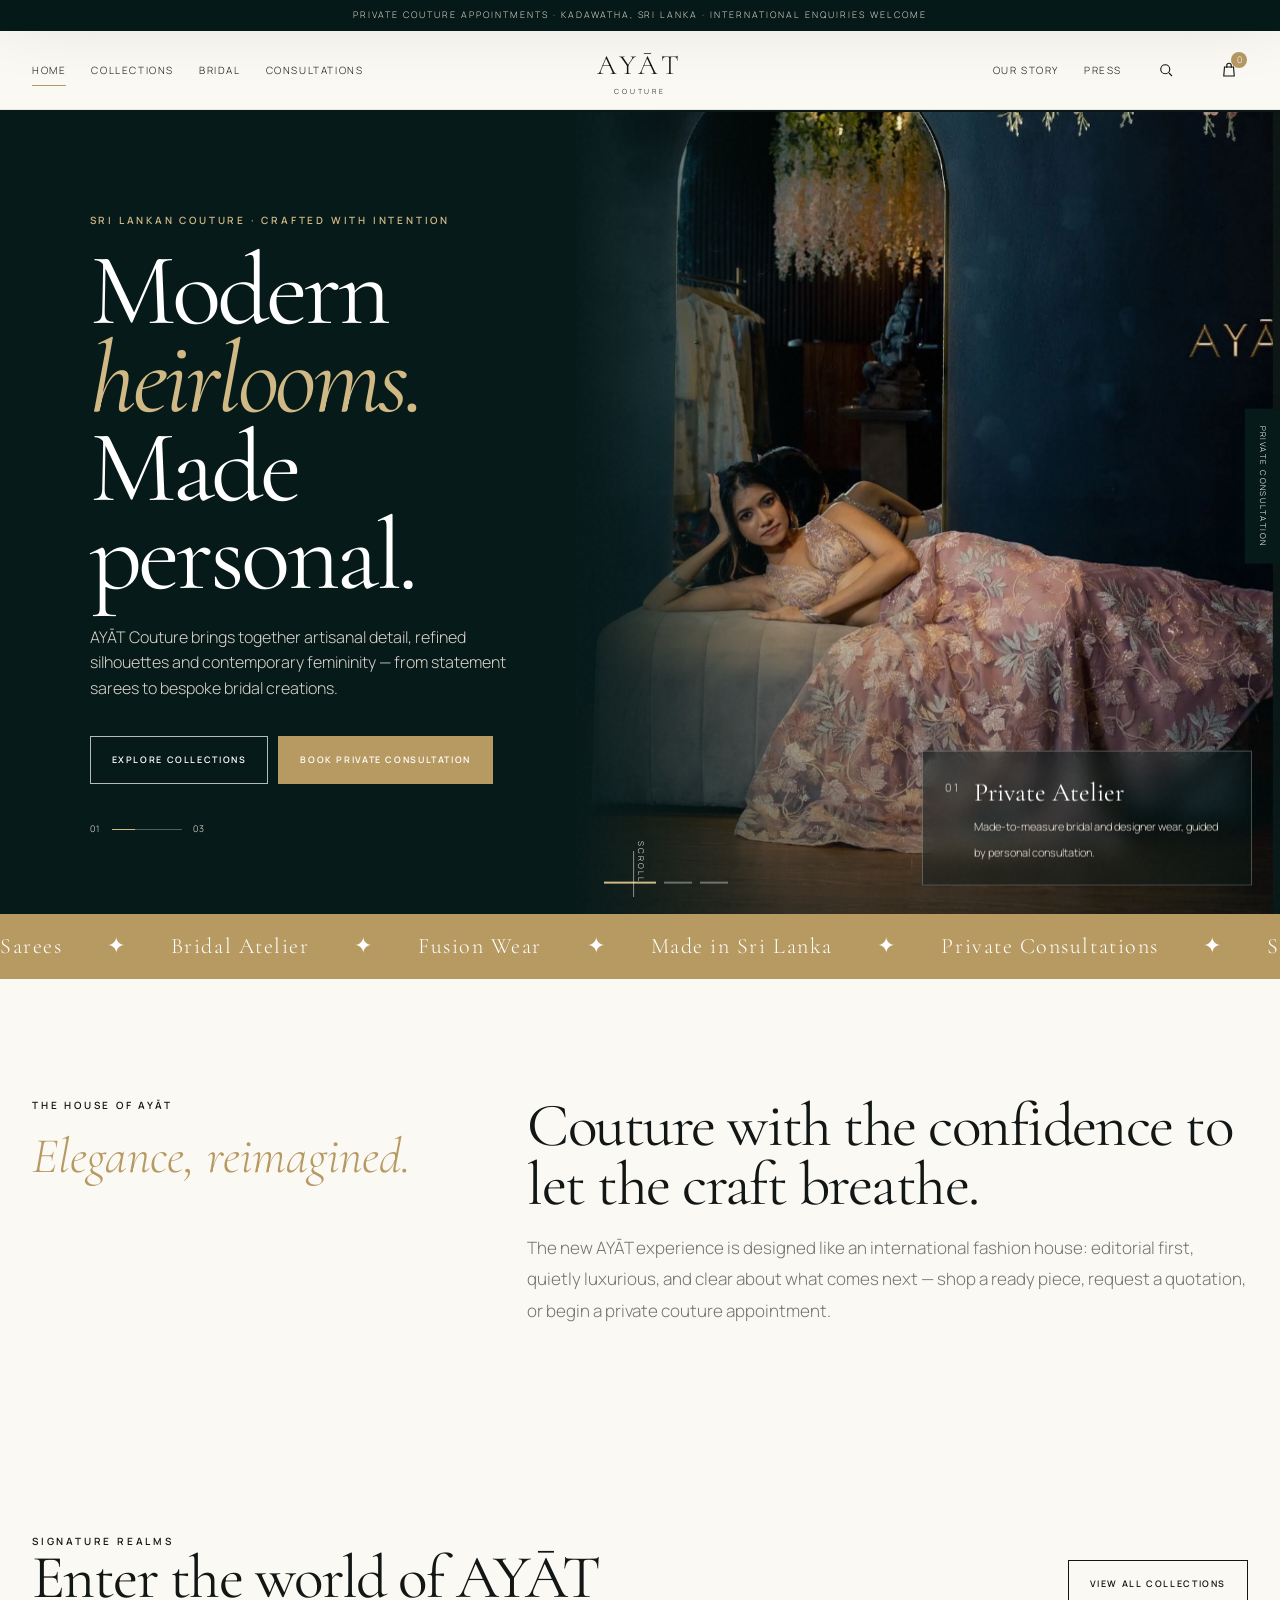
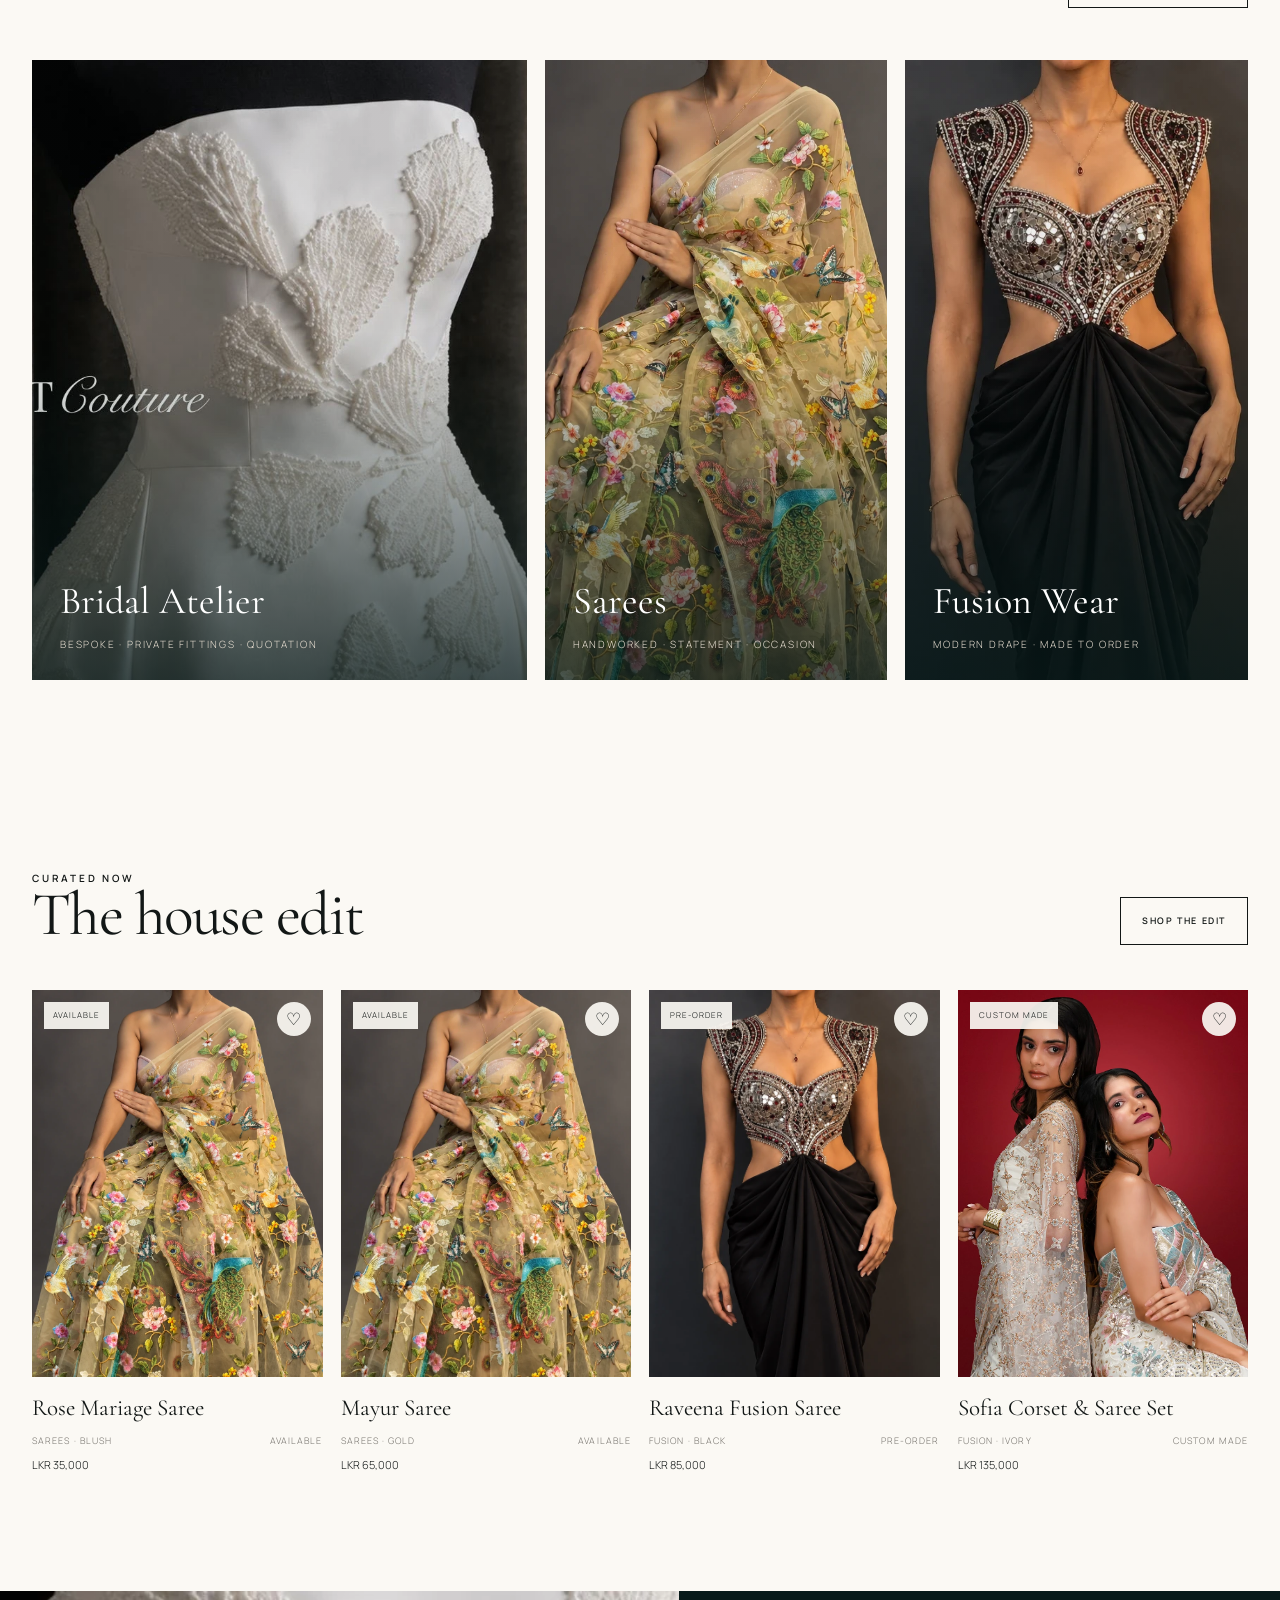
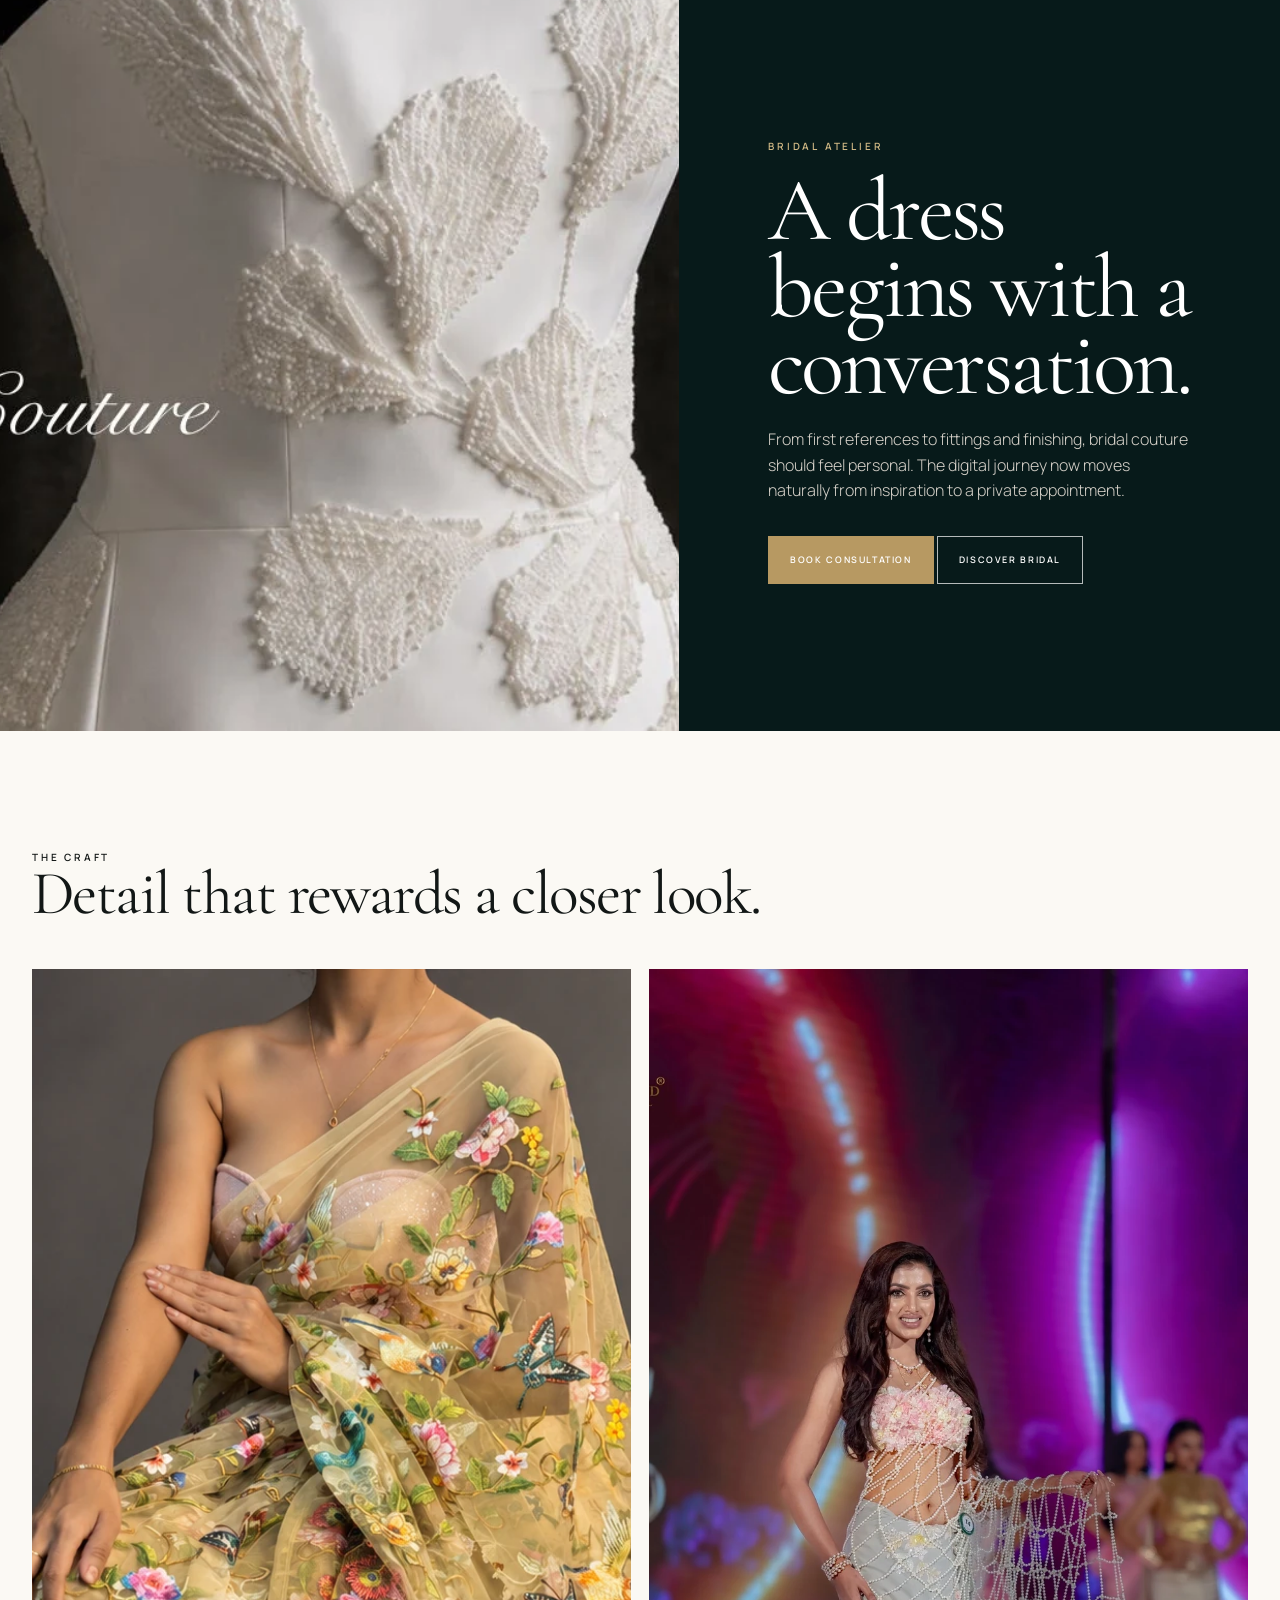
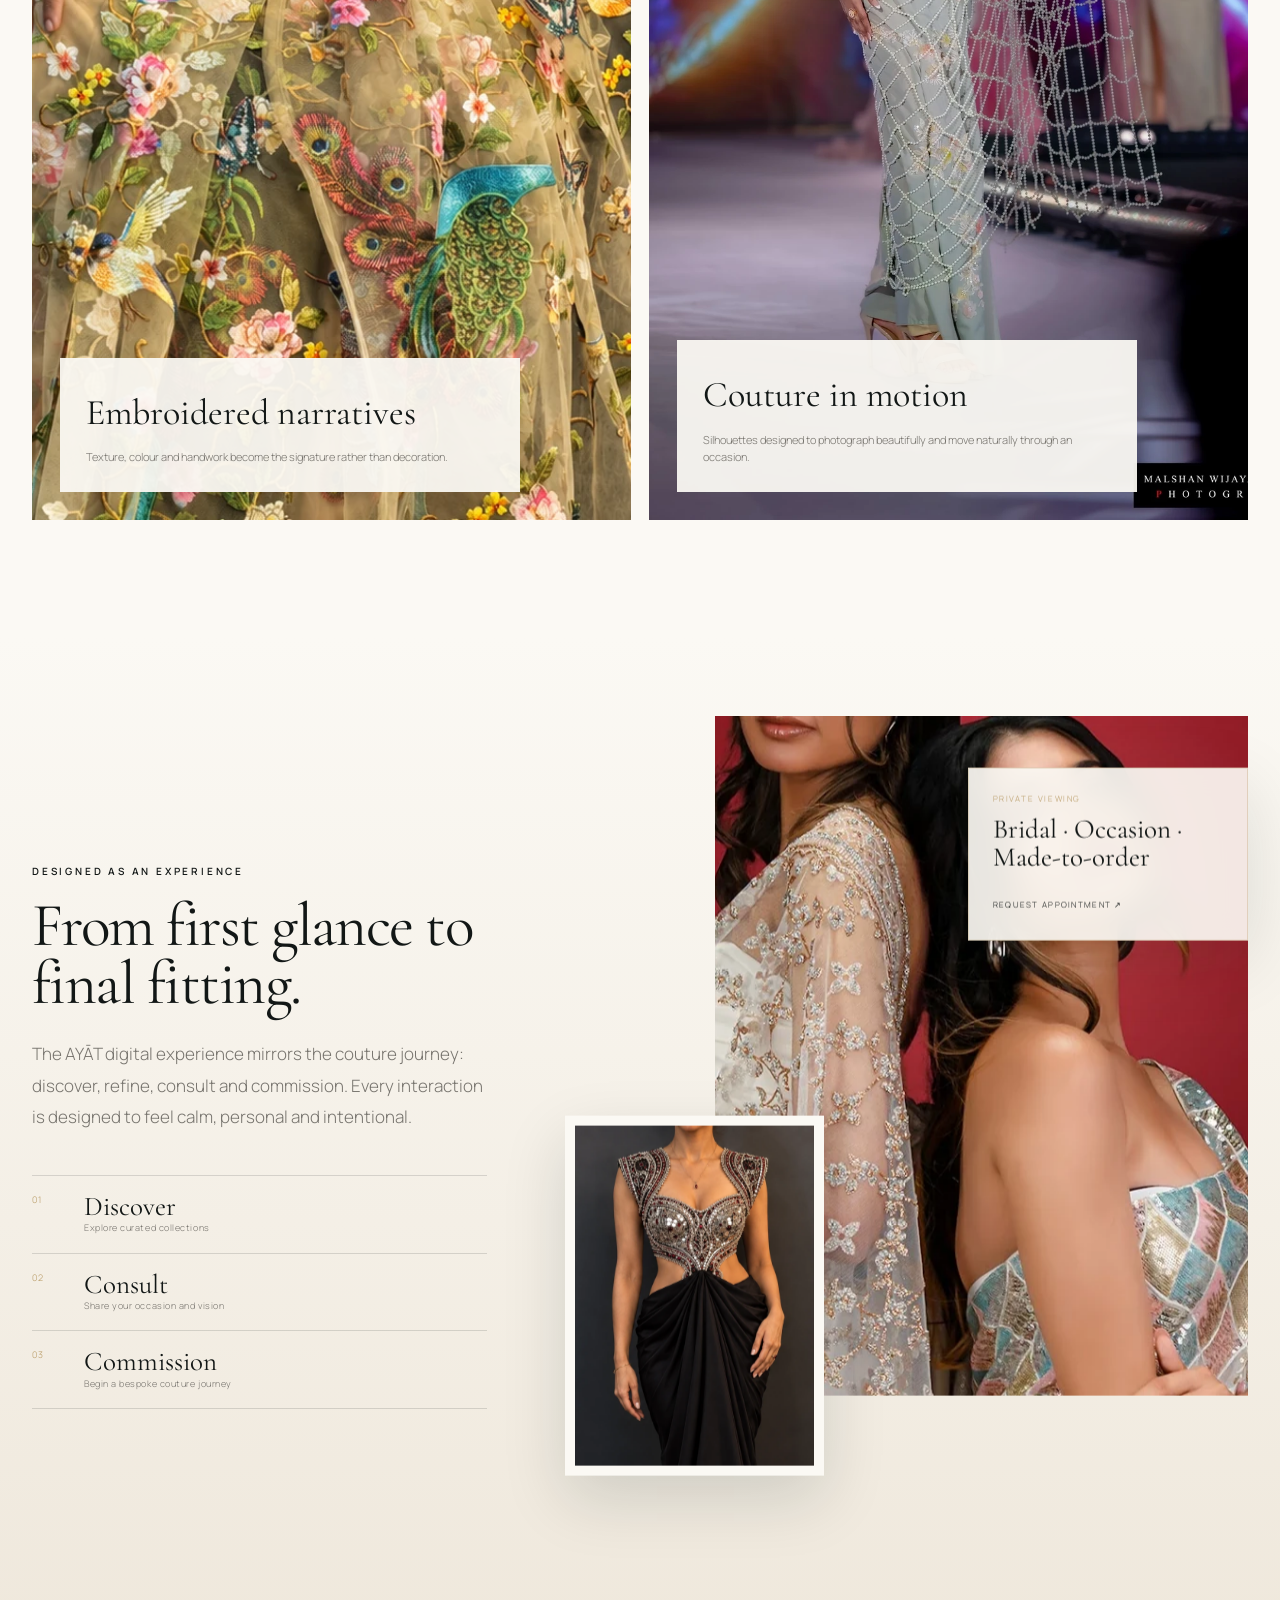
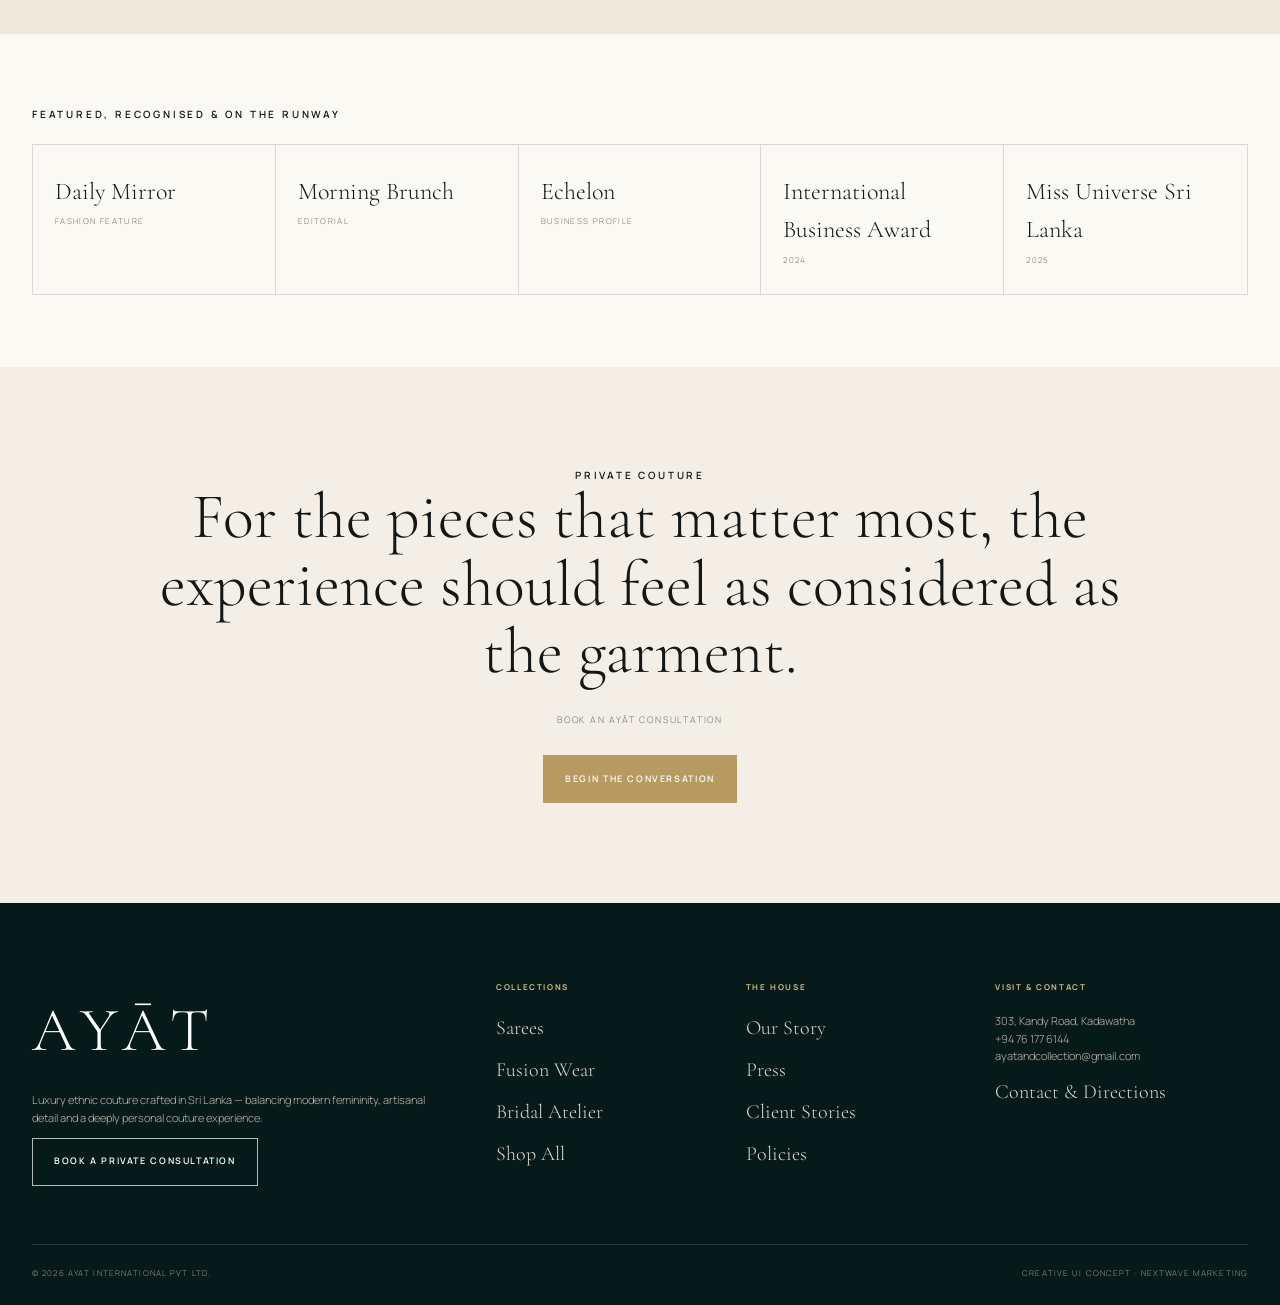
<file: index.html>
<!doctype html><html lang="en"><head><meta charset="utf-8"><meta name="viewport" content="width=device-width,initial-scale=1"><meta name="theme-color" content="#071a1a"><meta name="description" content="AYAT Couture — luxury Sri Lankan couture, sarees, fusion wear and bespoke bridal design."><link rel="stylesheet" href="assets/css/styles.css"><title>Home | AYAT Couture</title></head><body data-page="home"><div data-header></div><main>
<section class="hero hero-cinematic" id="homeHero">
  <div class="hero-copy">
    <div class="eyebrow hero-kicker">Sri Lankan couture · crafted with intention</div>
    <h1 class="display hero-title" style="margin-top:18px">Modern <em>heirlooms.</em><br>Made personal.</h1>
    <p class="hero-intro">AYĀT Couture brings together artisanal detail, refined silhouettes and contemporary femininity — from statement sarees to bespoke bridal creations.</p>
    <div class="hero-actions"><a class="btn light magnetic" href="shop.html">Explore collections</a><button class="btn gold magnetic" onclick="openAppointment()">Book private consultation</button></div>
    <div class="hero-index"><span id="heroIndex">01</span><i></i><span>03</span></div>
  </div>
  <div class="hero-media hero-stage" data-parallax="0.08">
    <figure class="hero-slide active" data-label="Private Atelier"><img src="assets/images/store-editorial.webp" alt="AYAT Couture atelier editorial"></figure>
    <figure class="hero-slide" data-label="Signature Sarees"><img src="assets/images/saree-floral.webp" alt="AYAT signature embroidered saree"></figure>
    <figure class="hero-slide" data-label="Bridal Couture"><img src="assets/images/bridal-detail.webp" alt="AYAT bridal couture detail"></figure>
    <div class="hero-stage-shade"></div>
    <div class="hero-caption"><span class="hero-caption-no">01</span><div><b id="heroCaption">Private Atelier</b><span>Made-to-measure bridal and designer wear, guided by personal consultation.</span></div></div>
    <div class="hero-controls" aria-label="Hero slides"><button class="active" data-slide="0" aria-label="Slide 1"></button><button data-slide="1" aria-label="Slide 2"></button><button data-slide="2" aria-label="Slide 3"></button></div>
  </div>
  <div class="hero-scroll">Scroll</div>
</section>
<div class="marquee"><div class="marquee-track"><span>Sarees <i>✦</i> Bridal Atelier <i>✦</i> Fusion Wear <i>✦</i> Made in Sri Lanka <i>✦</i> Private Consultations <i>✦</i> Sarees <i>✦</i> Bridal Atelier <i>✦</i> Fusion Wear <i>✦</i> Made in Sri Lanka <i>✦</i> Private Consultations <i>✦</i></span></div></div>
<section class="section"><div class="container intro-grid reveal"><div><div class="eyebrow">The house of AYĀT</div><div class="intro-sign">Elegance, reimagined.</div></div><div><h2 class="h2">Couture with the confidence to let the craft breathe.</h2><p class="lead muted">The new AYĀT experience is designed like an international fashion house: editorial first, quietly luxurious, and clear about what comes next — shop a ready piece, request a quotation, or begin a private couture appointment.</p></div></div></section>
<section class="section-sm"><div class="container"><div class="section-head reveal"><div><div class="eyebrow">Signature realms</div><h2 class="h2">Enter the world of AYĀT</h2></div><a class="btn" href="shop.html">View all collections</a></div><div class="collection-grid stagger"><a class="collection-card" href="bridal.html"><img src="assets/images/bridal-detail.webp" alt="AYAT bridal"><div class="collection-copy"><h3>Bridal Atelier</h3><p>Bespoke · private fittings · quotation</p></div></a><a class="collection-card" href="sarees.html"><img src="assets/images/saree-portrait.webp" alt="AYAT sarees"><div class="collection-copy"><h3>Sarees</h3><p>Handworked · statement · occasion</p></div></a><a class="collection-card" href="fusion.html"><img src="assets/images/fusion-portrait.webp" alt="AYAT fusion wear"><div class="collection-copy"><h3>Fusion Wear</h3><p>Modern drape · made to order</p></div></a></div></div></section>
<section class="section"><div class="container"><div class="section-head reveal"><div><div class="eyebrow">Curated now</div><h2 class="h2">The house edit</h2></div><a class="btn" href="shop.html">Shop the edit</a></div><div class="product-grid stagger" id="homeProducts"></div></div></section>
<section class="split-feature"><div class="media"><img src="assets/images/bridal-wide.webp" alt="AYAT bridal detail"></div><div class="copy reveal"><div class="eyebrow">Bridal atelier</div><h2 class="display" style="font-size:clamp(54px,7vw,108px);margin-top:18px">A dress begins with a conversation.</h2><p>From first references to fittings and finishing, bridal couture should feel personal. The digital journey now moves naturally from inspiration to a private appointment.</p><div><button class="btn gold" onclick="openAppointment()">Book consultation</button> <a class="btn light" href="bridal.html">Discover bridal</a></div></div></section>
<section class="section"><div class="container"><div class="section-head reveal"><div><div class="eyebrow">The craft</div><h2 class="h2">Detail that rewards a closer look.</h2></div></div><div class="craft-grid stagger"><article class="craft-card"><img src="assets/images/saree-floral.webp" alt="AYAT embroidered saree"><div class="floating"><h3>Embroidered narratives</h3><p>Texture, colour and handwork become the signature rather than decoration.</p></div></article><article class="craft-card"><img src="assets/images/runway-pearl.webp" alt="AYAT runway couture"><div class="floating"><h3>Couture in motion</h3><p>Silhouettes designed to photograph beautifully and move naturally through an occasion.</p></div></article></div></div></section>
<section class="atelier-editorial section">
  <div class="container atelier-editorial-grid">
    <div class="atelier-editorial-copy reveal">
      <div class="eyebrow">Designed as an experience</div>
      <h2 class="h2">From first glance to final fitting.</h2>
      <p class="lead muted">The AYĀT digital experience mirrors the couture journey: discover, refine, consult and commission. Every interaction is designed to feel calm, personal and intentional.</p>
      <div class="atelier-path">
        <a href="shop.html"><span>01</span><b>Discover</b><small>Explore curated collections</small></a>
        <button onclick="openAppointment()"><span>02</span><b>Consult</b><small>Share your occasion and vision</small></button>
        <a href="bridal.html"><span>03</span><b>Commission</b><small>Begin a bespoke couture journey</small></a>
      </div>
    </div>
    <div class="atelier-editorial-visual reveal" data-parallax="0.05">
      <img class="editorial-main" src="assets/images/duo-wide.webp" alt="AYAT Couture editorial campaign">
      <div class="editorial-card float-card"><span>Private viewing</span><strong>Bridal · Occasion · Made-to-order</strong><button onclick="openAppointment()">Request appointment ↗</button></div>
      <img class="editorial-inset" src="assets/images/fusion-black.webp" alt="AYAT fusion couture detail">
    </div>
  </div>
</section>
<section class="section-sm"><div class="container"><div class="eyebrow reveal" style="margin-bottom:22px">Featured, recognised & on the runway</div><div class="press-strip stagger"><div>Daily Mirror<small>Fashion feature</small></div><div>Morning Brunch<small>Editorial</small></div><div>Echelon<small>Business profile</small></div><div>International Business Award<small>2024</small></div><div>Miss Universe Sri Lanka<small>2025</small></div></div></div></section>
<section class="quote-block"><div class="eyebrow">Private couture</div><blockquote>For the pieces that matter most, the experience should feel as considered as the garment.</blockquote><cite>Book an AYĀT consultation</cite><button class="btn gold" style="margin-top:28px" onclick="openAppointment()">Begin the conversation</button></section>
</main><div data-footer></div><script src="assets/js/app.js"></script></body></html>
</file>
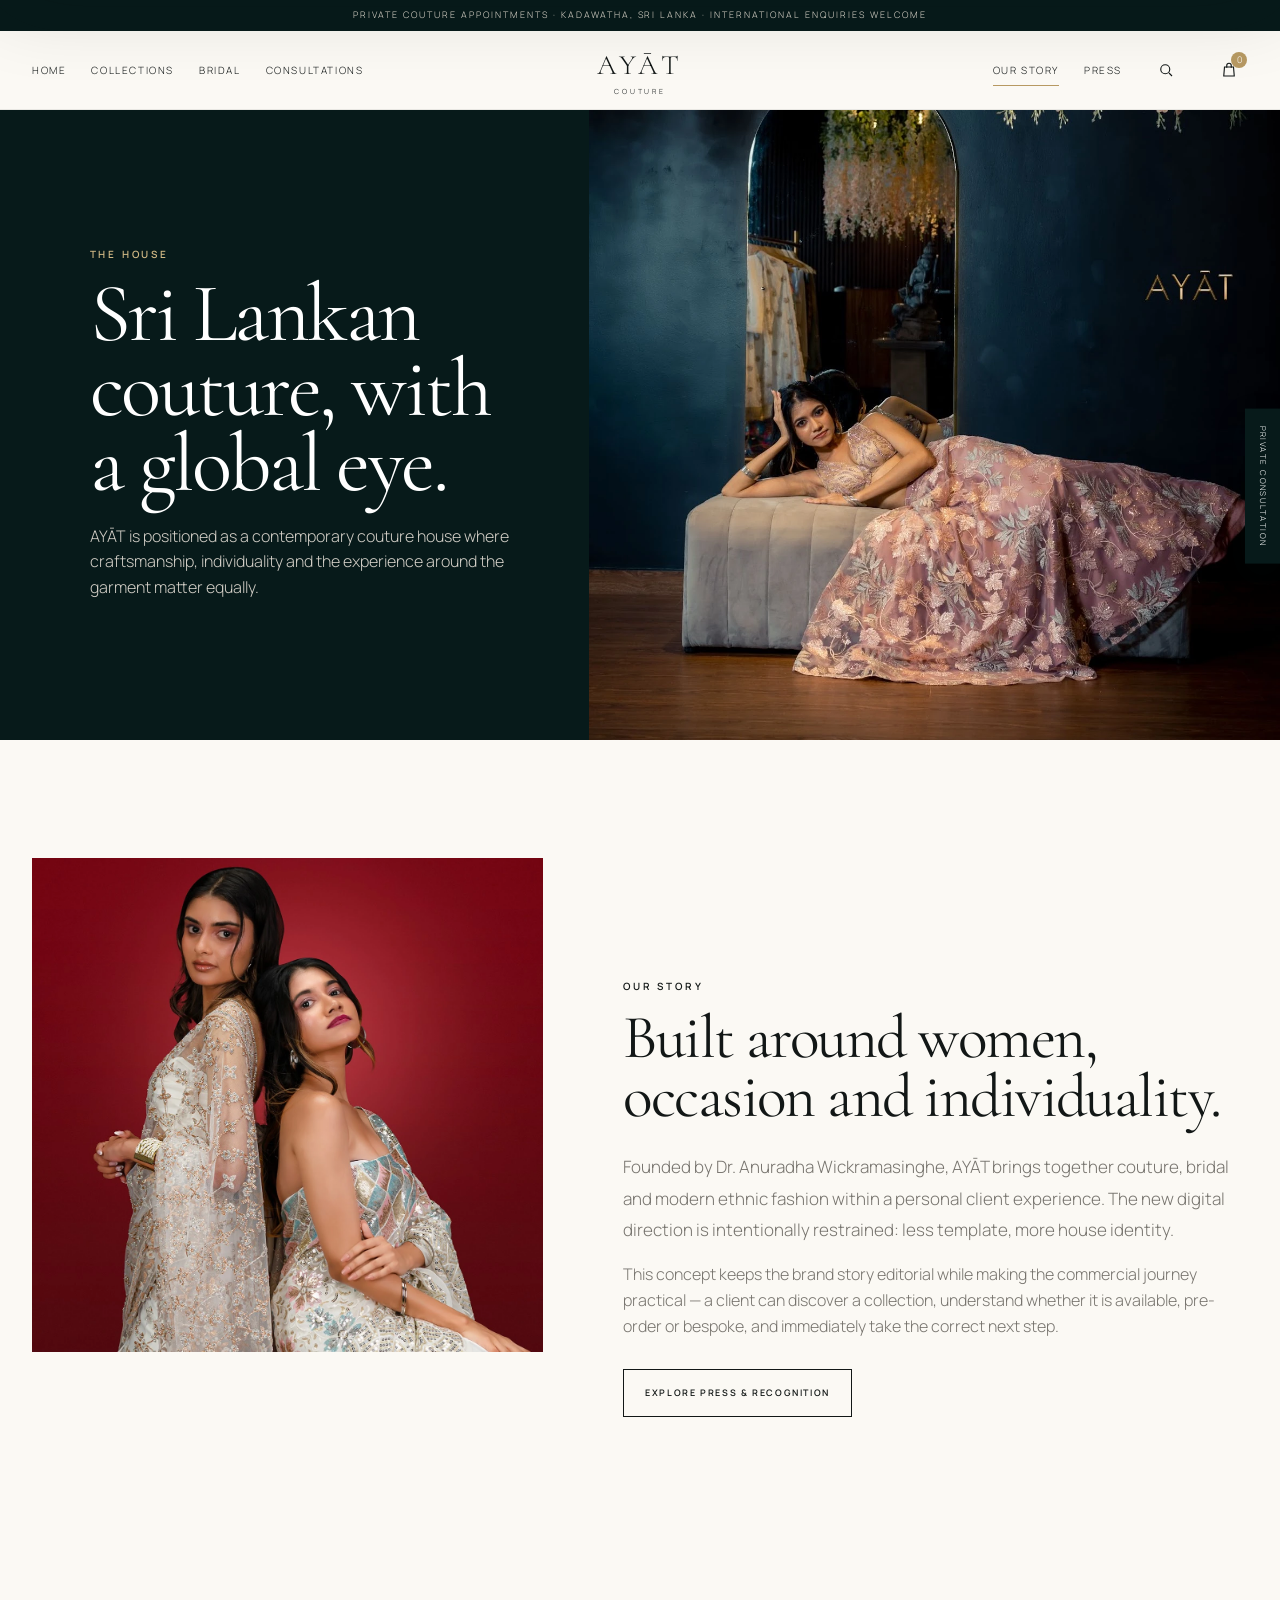
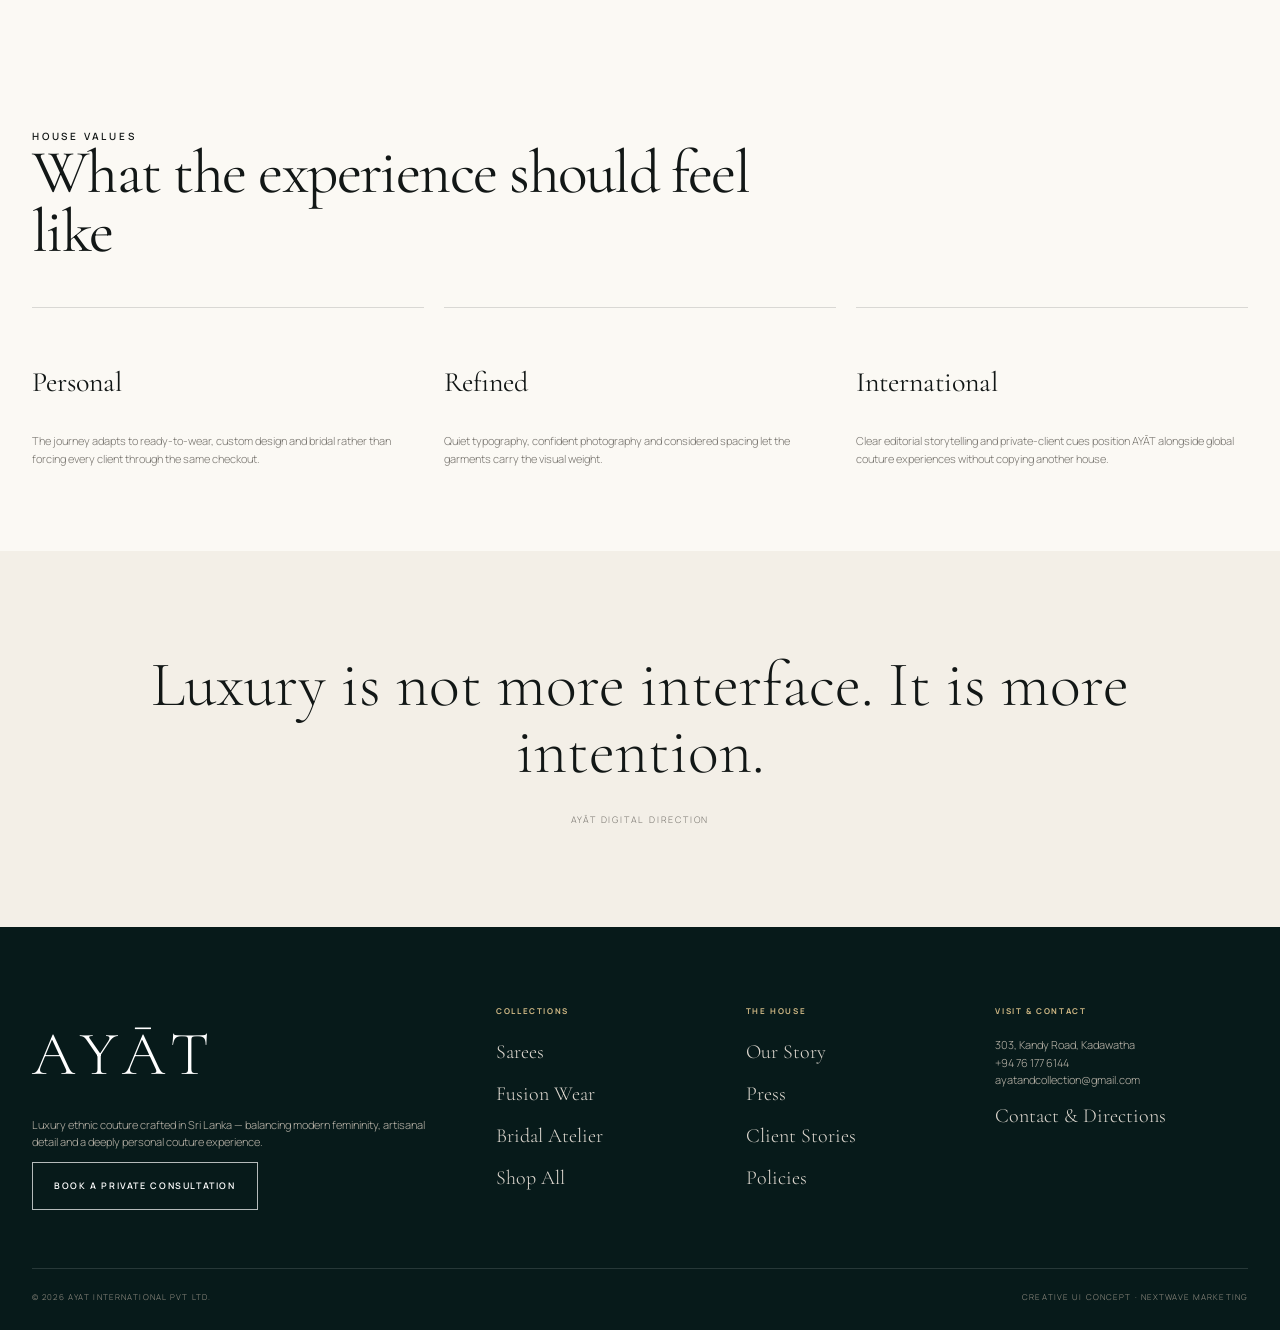
<file: about.html>
<!doctype html><html lang="en"><head><meta charset="utf-8"><meta name="viewport" content="width=device-width,initial-scale=1"><meta name="theme-color" content="#071a1a"><meta name="description" content="AYAT Couture — luxury Sri Lankan couture, sarees, fusion wear and bespoke bridal design."><link rel="stylesheet" href="assets/css/styles.css"><title>Our Story | AYAT Couture</title></head><body data-page="about"><div data-header></div><main>
<section class="page-hero"><div class="page-hero-copy"><div class="eyebrow">The house</div><h1 class="h1" style="margin-top:15px">Sri Lankan couture, with a global eye.</h1><p>AYĀT is positioned as a contemporary couture house where craftsmanship, individuality and the experience around the garment matter equally.</p></div><div class="page-hero-media"><img src="assets/images/store-editorial.webp" alt="AYAT boutique"></div></section>
<section class="section"><div class="container story-grid reveal"><div class="image"><img src="assets/images/editorial-duo.webp" alt="AYAT editorial"></div><div><div class="eyebrow">Our story</div><h2 class="h2" style="margin:15px 0 24px">Built around women, occasion and individuality.</h2><p class="lead muted">Founded by Dr. Anuradha Wickramasinghe, AYĀT brings together couture, bridal and modern ethnic fashion within a personal client experience. The new digital direction is intentionally restrained: less template, more house identity.</p><p class="muted">This concept keeps the brand story editorial while making the commercial journey practical — a client can discover a collection, understand whether it is available, pre-order or bespoke, and immediately take the correct next step.</p><div style="margin-top:30px"><a class="btn" href="press.html">Explore press & recognition</a></div></div></div></section>
<section class="section-sm"><div class="container"><div class="section-head reveal"><div><div class="eyebrow">House values</div><h2 class="h2">What the experience should feel like</h2></div></div><div class="values stagger"><div class="value"><h3>Personal</h3><p>The journey adapts to ready-to-wear, custom design and bridal rather than forcing every client through the same checkout.</p></div><div class="value"><h3>Refined</h3><p>Quiet typography, confident photography and considered spacing let the garments carry the visual weight.</p></div><div class="value"><h3>International</h3><p>Clear editorial storytelling and private-client cues position AYĀT alongside global couture experiences without copying another house.</p></div></div></div></section>
<section class="quote-block"><blockquote>Luxury is not more interface. It is more intention.</blockquote><cite>AYĀT digital direction</cite></section>
</main><div data-footer></div><script src="assets/js/app.js"></script></body></html>
</file>
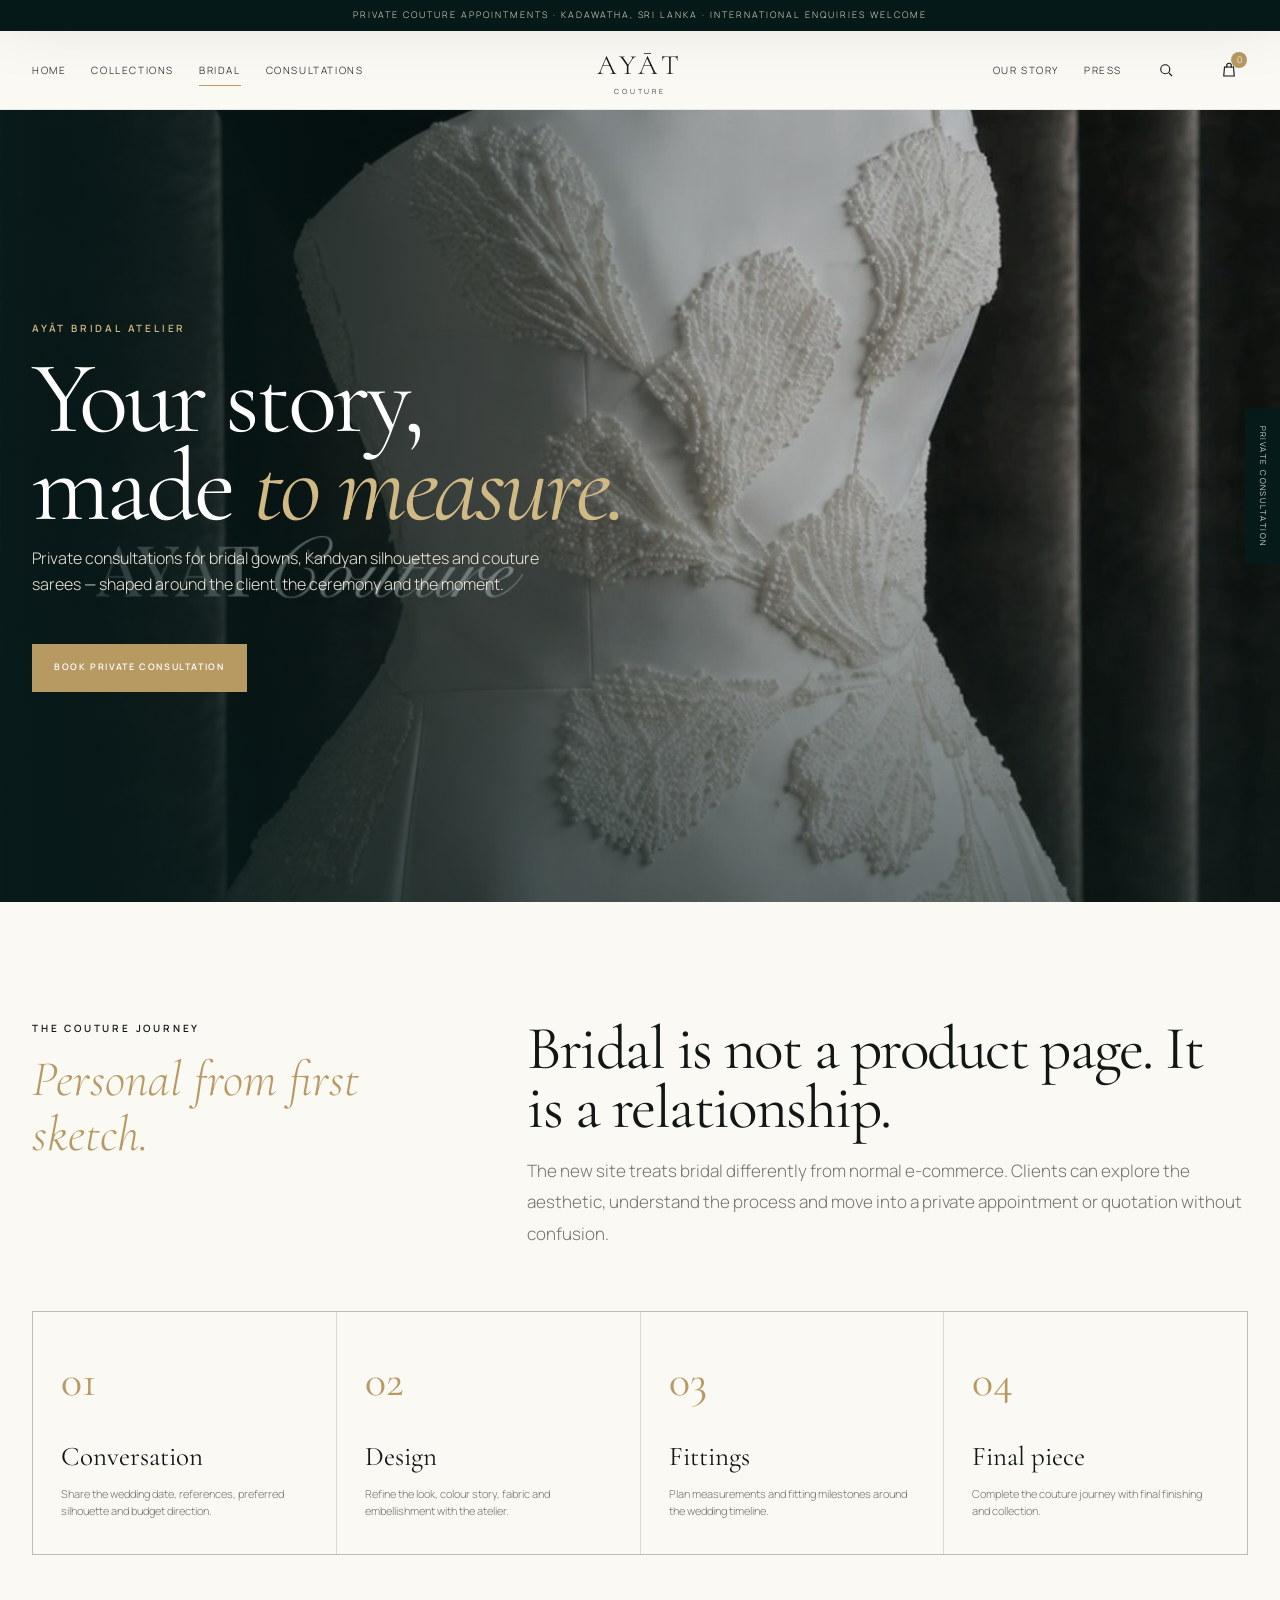
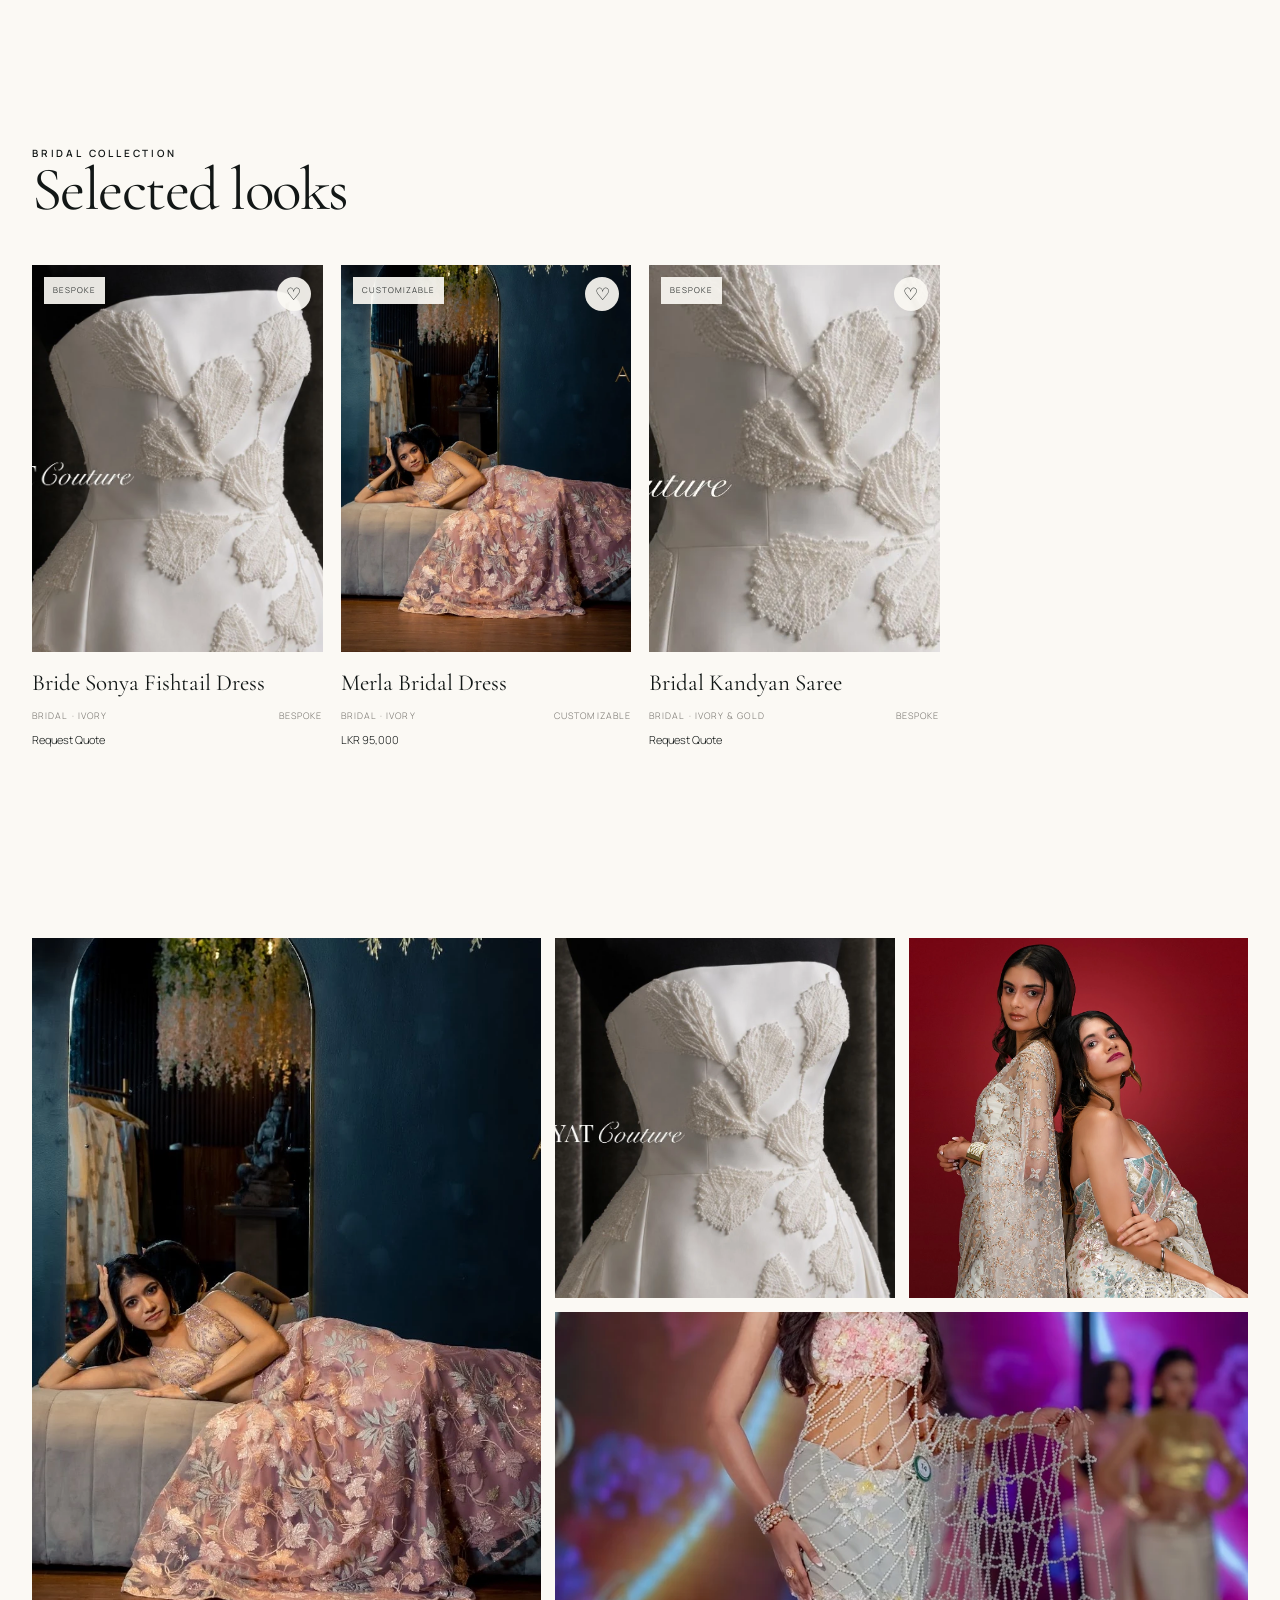
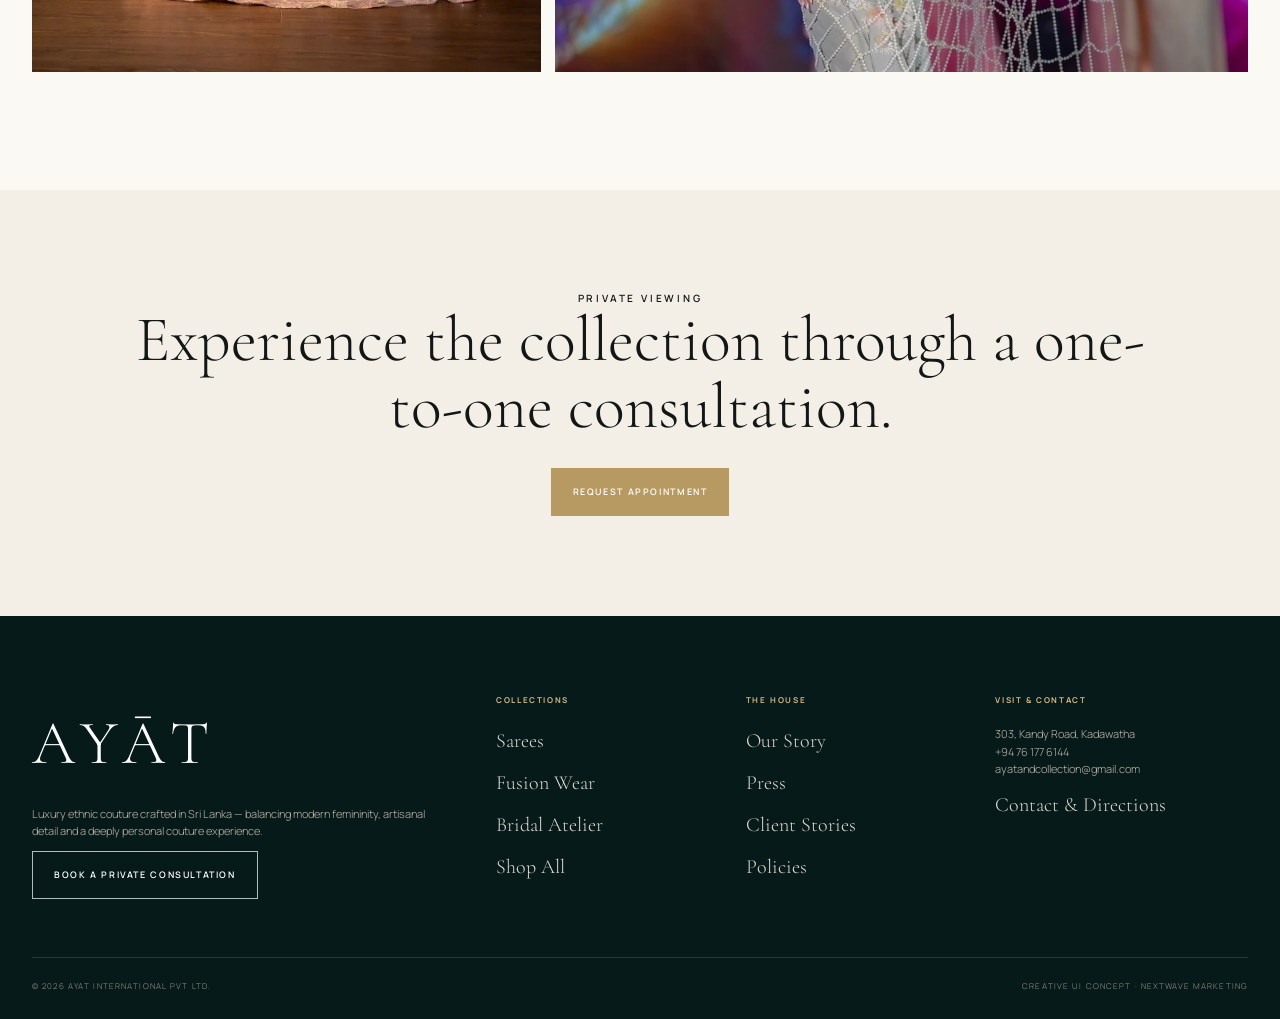
<file: bridal.html>
<!doctype html><html lang="en"><head><meta charset="utf-8"><meta name="viewport" content="width=device-width,initial-scale=1"><meta name="theme-color" content="#071a1a"><meta name="description" content="AYAT Couture — luxury Sri Lankan couture, sarees, fusion wear and bespoke bridal design."><link rel="stylesheet" href="assets/css/styles.css"><title>Bridal Atelier | AYAT Couture</title></head><body data-page="bridal"><div data-header></div><main>
<section class="bridal-hero"><img src="assets/images/bridal-detail.webp" alt="AYAT bridal couture"><div class="bridal-hero-copy"><div class="eyebrow">AYĀT Bridal Atelier</div><h1 class="display" style="margin-top:18px">Your story,<br>made <em style="color:var(--gold2);font-weight:400">to measure.</em></h1><p>Private consultations for bridal gowns, Kandyan silhouettes and couture sarees — shaped around the client, the ceremony and the moment.</p><div style="margin-top:30px"><button class="btn gold" onclick="openAppointment()">Book private consultation</button></div></div></section>
<section class="section"><div class="container"><div class="intro-grid reveal"><div><div class="eyebrow">The couture journey</div><div class="intro-sign">Personal from first sketch.</div></div><div><h2 class="h2">Bridal is not a product page. It is a relationship.</h2><p class="lead muted">The new site treats bridal differently from normal e-commerce. Clients can explore the aesthetic, understand the process and move into a private appointment or quotation without confusion.</p></div></div><div class="steps stagger"><div class="step"><b>01</b><h3>Conversation</h3><p>Share the wedding date, references, preferred silhouette and budget direction.</p></div><div class="step"><b>02</b><h3>Design</h3><p>Refine the look, colour story, fabric and embellishment with the atelier.</p></div><div class="step"><b>03</b><h3>Fittings</h3><p>Plan measurements and fitting milestones around the wedding timeline.</p></div><div class="step"><b>04</b><h3>Final piece</h3><p>Complete the couture journey with final finishing and collection.</p></div></div></div></section>
<section class="section-sm"><div class="container"><div class="section-head reveal"><div><div class="eyebrow">Bridal collection</div><h2 class="h2">Selected looks</h2></div></div><div class="product-grid stagger" id="bridalGrid"></div></div></section>
<section class="section"><div class="container"><div class="gallery-grid stagger"><figure><img src="assets/images/store-editorial.webp" alt="AYAT couture studio"></figure><figure><img src="assets/images/bridal-detail.webp" alt="Bridal detail"></figure><figure><img src="assets/images/editorial-duo.webp" alt="AYAT editorial"></figure><figure><img src="assets/images/runway-pearl.webp" alt="AYAT runway"></figure></div></div></section>
<section class="quote-block"><div class="eyebrow">Private viewing</div><blockquote>Experience the collection through a one-to-one consultation.</blockquote><button class="btn gold" style="margin-top:28px" onclick="openAppointment()">Request appointment</button></section>
</main><div data-footer></div><script src="assets/js/app.js"></script></body></html>
</file>
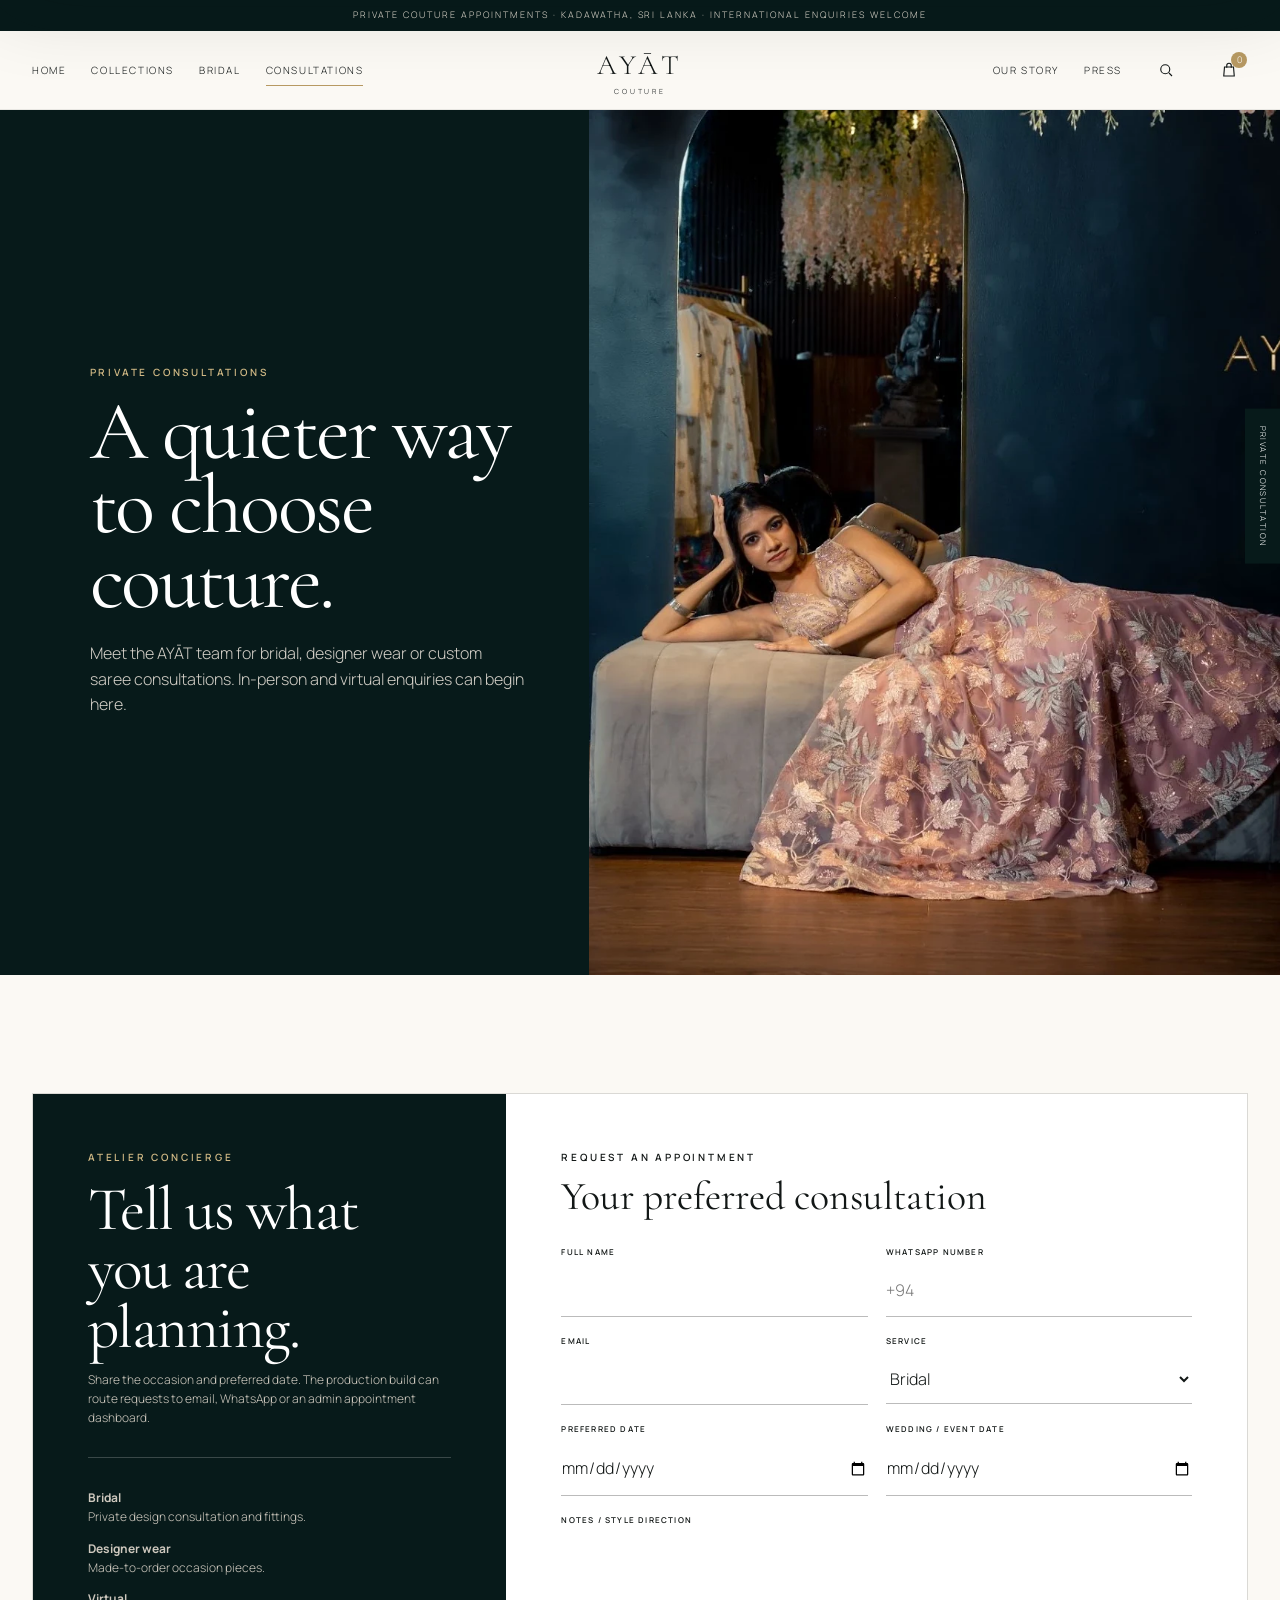
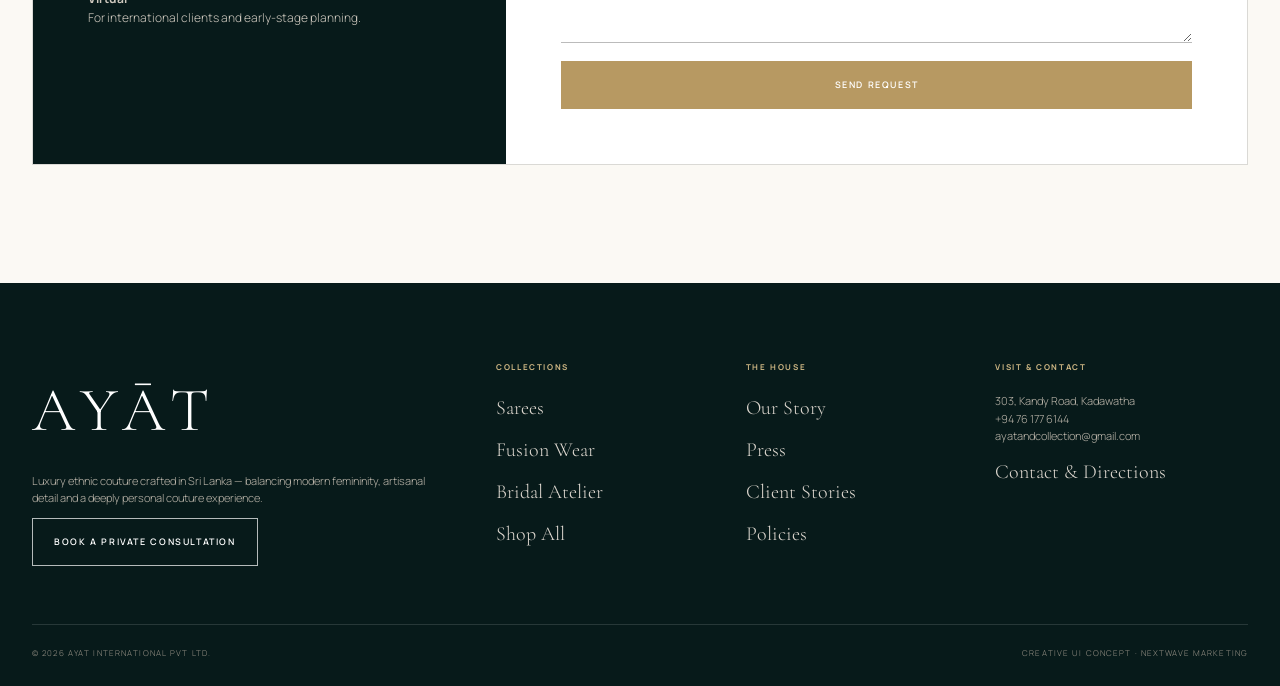
<file: consultations.html>
<!doctype html><html lang="en"><head><meta charset="utf-8"><meta name="viewport" content="width=device-width,initial-scale=1"><meta name="theme-color" content="#071a1a"><meta name="description" content="AYAT Couture — luxury Sri Lankan couture, sarees, fusion wear and bespoke bridal design."><link rel="stylesheet" href="assets/css/styles.css"><title>Consultations | AYAT Couture</title></head><body data-page="consultations"><div data-header></div><main>
<section class="page-hero"><div class="page-hero-copy"><div class="eyebrow">Private consultations</div><h1 class="h1" style="margin-top:15px">A quieter way to choose couture.</h1><p>Meet the AYĀT team for bridal, designer wear or custom saree consultations. In-person and virtual enquiries can begin here.</p></div><div class="page-hero-media"><img src="assets/images/store-portrait.webp" alt="AYAT showroom"></div></section>
<section class="section"><div class="container"><div class="form-shell reveal"><aside class="form-aside"><div class="eyebrow">Atelier concierge</div><h2 class="h2" style="margin-top:16px">Tell us what you are planning.</h2><p>Share the occasion and preferred date. The production build can route requests to email, WhatsApp or an admin appointment dashboard.</p><div class="rule" style="background:rgba(255,255,255,.2);margin:30px 0"></div><p><b>Bridal</b><br>Private design consultation and fittings.</p><p><b>Designer wear</b><br>Made-to-order occasion pieces.</p><p><b>Virtual</b><br>For international clients and early-stage planning.</p></aside><div class="form-panel"><div class="eyebrow">Request an appointment</div><h2 class="h3" style="margin:12px 0 30px">Your preferred consultation</h2><form class="form-grid" onsubmit="submitDemo(event,'Consultation request captured')"><div class="field"><label>Full name</label><input required></div><div class="field"><label>WhatsApp number</label><input required placeholder="+94"></div><div class="field"><label>Email</label><input type="email"></div><div class="field"><label>Service</label><select><option>Bridal</option><option>Designer wear</option><option>Custom saree</option><option>Virtual consultation</option></select></div><div class="field"><label>Preferred date</label><input type="date"></div><div class="field"><label>Wedding / event date</label><input type="date"></div><div class="field full"><label>Notes / style direction</label><textarea></textarea></div><div class="field full"><button class="btn gold" type="submit">Send request</button></div></form></div></div></div></section>
</main><div data-footer></div><script src="assets/js/app.js"></script></body></html>
</file>
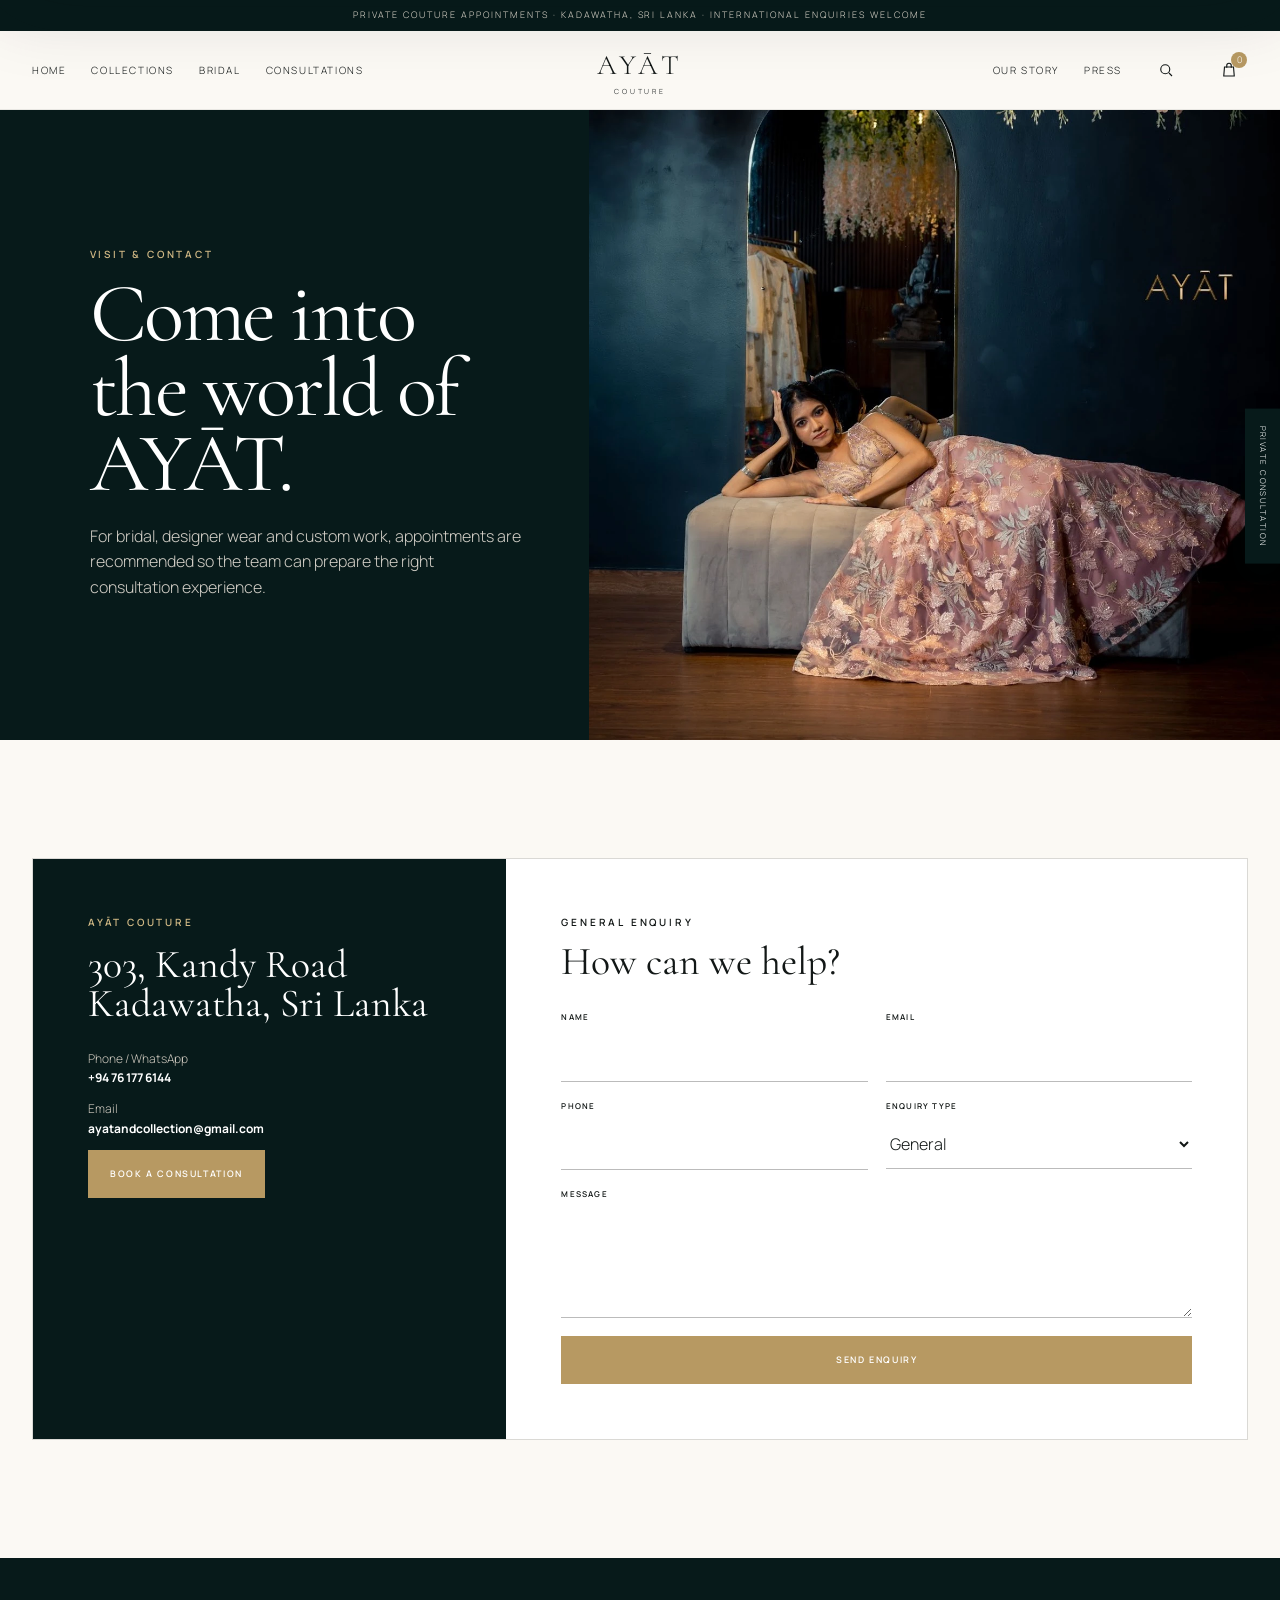
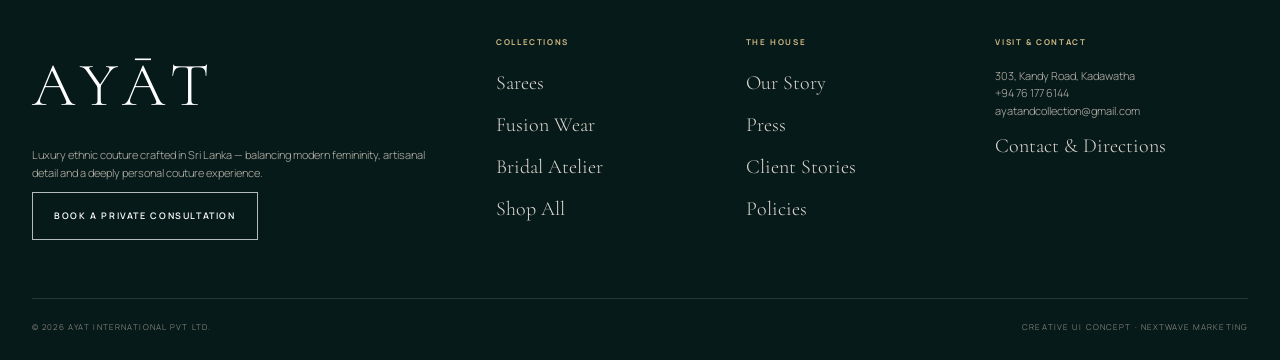
<file: contact.html>
<!doctype html><html lang="en"><head><meta charset="utf-8"><meta name="viewport" content="width=device-width,initial-scale=1"><meta name="theme-color" content="#071a1a"><meta name="description" content="AYAT Couture — luxury Sri Lankan couture, sarees, fusion wear and bespoke bridal design."><link rel="stylesheet" href="assets/css/styles.css"><title>Contact | AYAT Couture</title></head><body data-page="contact"><div data-header></div><main>
<section class="page-hero"><div class="page-hero-copy"><div class="eyebrow">Visit & contact</div><h1 class="h1" style="margin-top:15px">Come into the world of AYĀT.</h1><p>For bridal, designer wear and custom work, appointments are recommended so the team can prepare the right consultation experience.</p></div><div class="page-hero-media"><img src="assets/images/store-editorial.webp" alt="AYAT showroom"></div></section>
<section class="section"><div class="container"><div class="form-shell reveal"><aside class="form-aside"><div class="eyebrow">AYĀT Couture</div><h2 class="h3" style="margin:15px 0 25px">303, Kandy Road<br>Kadawatha, Sri Lanka</h2><p>Phone / WhatsApp<br><b style="color:#fff">+94 76 177 6144</b></p><p>Email<br><b style="color:#fff">ayatandcollection@gmail.com</b></p><button class="btn gold" onclick="openAppointment()">Book a consultation</button></aside><div class="form-panel"><div class="eyebrow">General enquiry</div><h2 class="h3" style="margin:12px 0 30px">How can we help?</h2><form class="form-grid" onsubmit="submitDemo(event,'Enquiry captured')"><div class="field"><label>Name</label><input required></div><div class="field"><label>Email</label><input type="email" required></div><div class="field"><label>Phone</label><input></div><div class="field"><label>Enquiry type</label><select><option>General</option><option>Order</option><option>Press</option><option>Bridal</option></select></div><div class="field full"><label>Message</label><textarea required></textarea></div><div class="field full"><button class="btn gold">Send enquiry</button></div></form></div></div></div></section>
</main><div data-footer></div><script src="assets/js/app.js"></script></body></html>
</file>
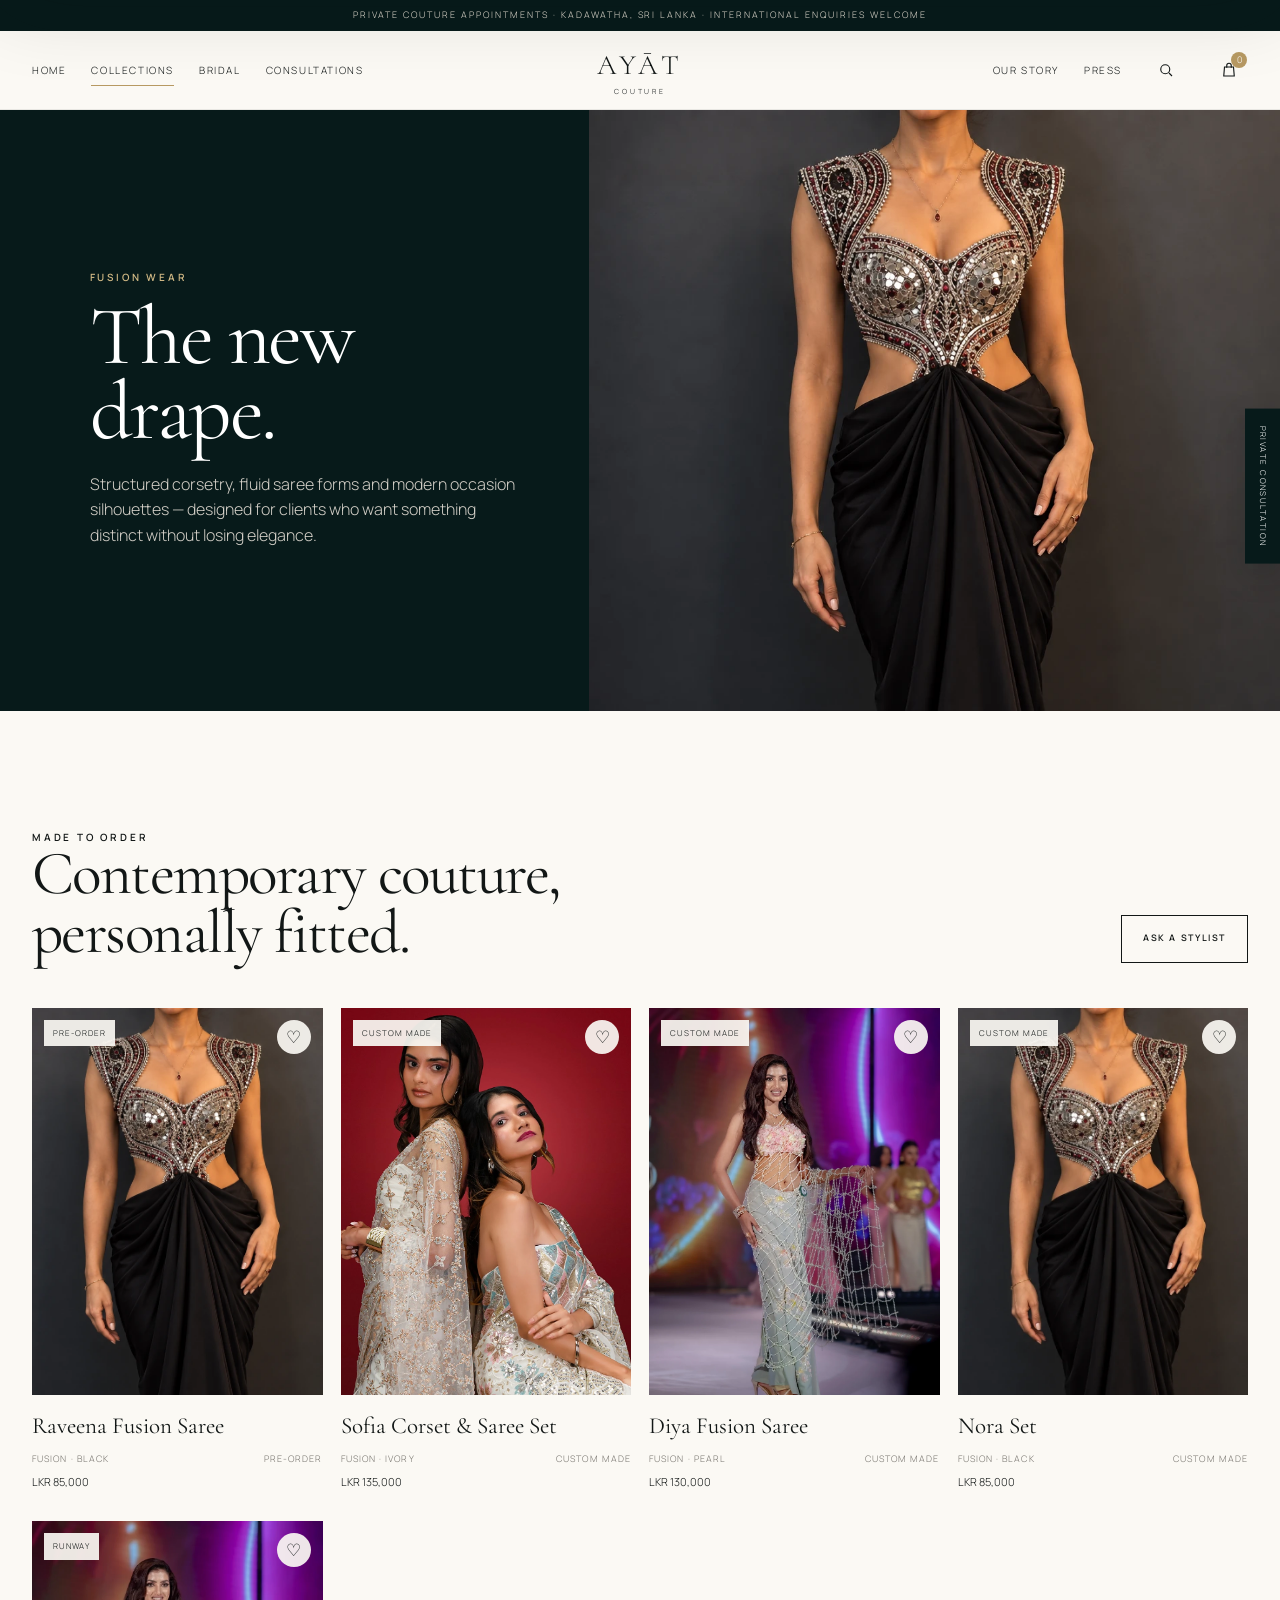
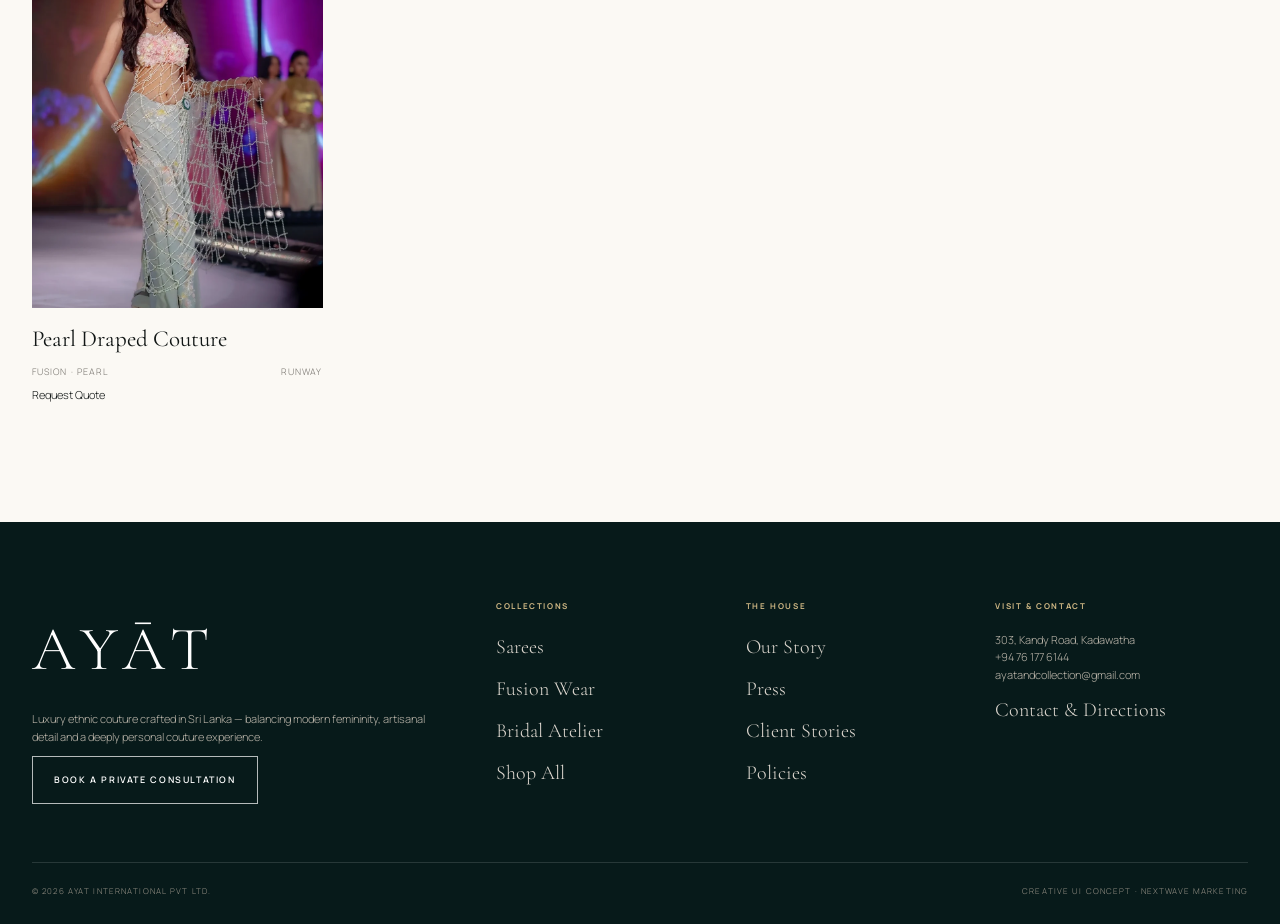
<file: fusion.html>
<!doctype html><html lang="en"><head><meta charset="utf-8"><meta name="viewport" content="width=device-width,initial-scale=1"><meta name="theme-color" content="#071a1a"><meta name="description" content="AYAT Couture — luxury Sri Lankan couture, sarees, fusion wear and bespoke bridal design."><link rel="stylesheet" href="assets/css/styles.css"><title>Fusion Wear | AYAT Couture</title></head><body data-page="fusion"><div data-header></div><main>
<section class="page-hero"><div class="page-hero-copy"><div class="eyebrow">Fusion wear</div><h1 class="h1" style="margin-top:15px">The new drape.</h1><p>Structured corsetry, fluid saree forms and modern occasion silhouettes — designed for clients who want something distinct without losing elegance.</p></div><div class="page-hero-media"><img src="assets/images/fusion-black.webp" alt="AYAT fusion wear"></div></section>
<section class="section"><div class="container"><div class="section-head reveal"><div><div class="eyebrow">Made to order</div><h2 class="h2">Contemporary couture, personally fitted.</h2></div><button class="btn" onclick="openAppointment()">Ask a stylist</button></div><div class="product-grid stagger" id="fusionGrid"></div></div></section>
</main><div data-footer></div><script src="assets/js/app.js"></script></body></html>
</file>
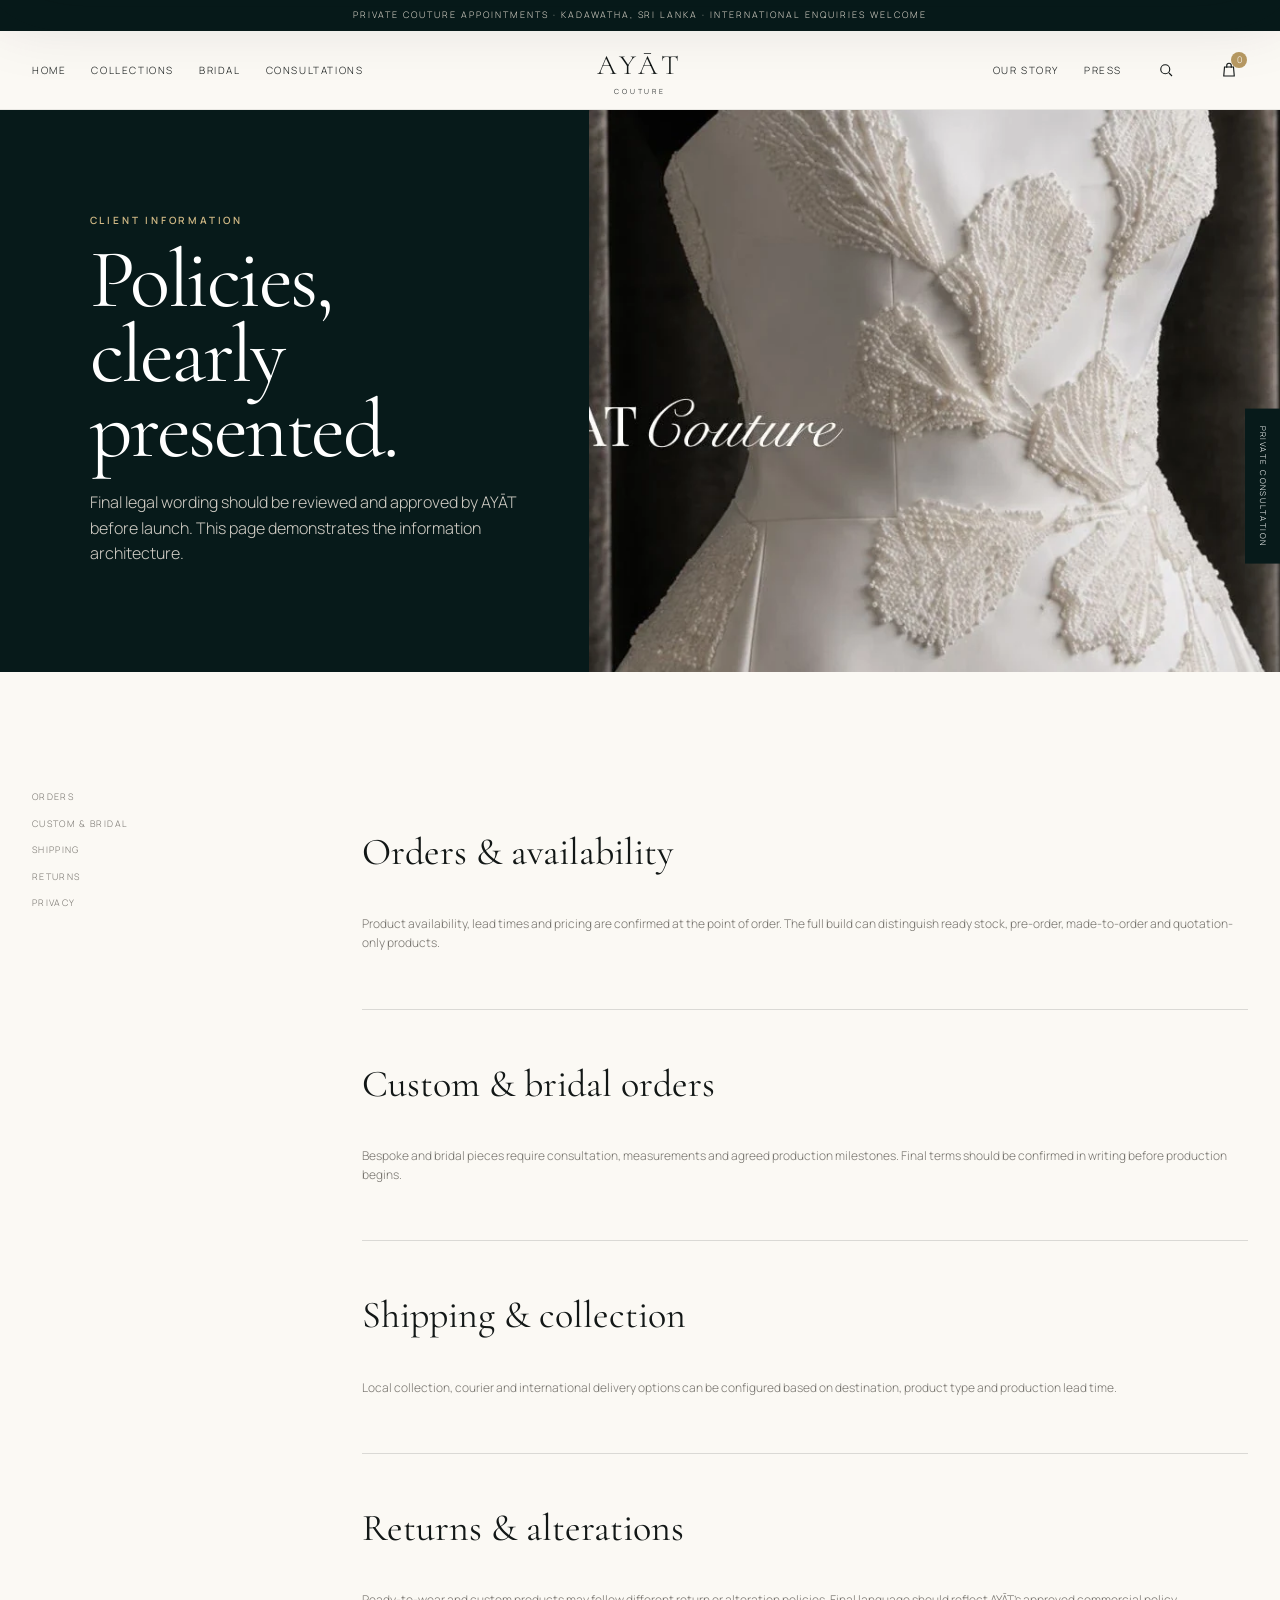
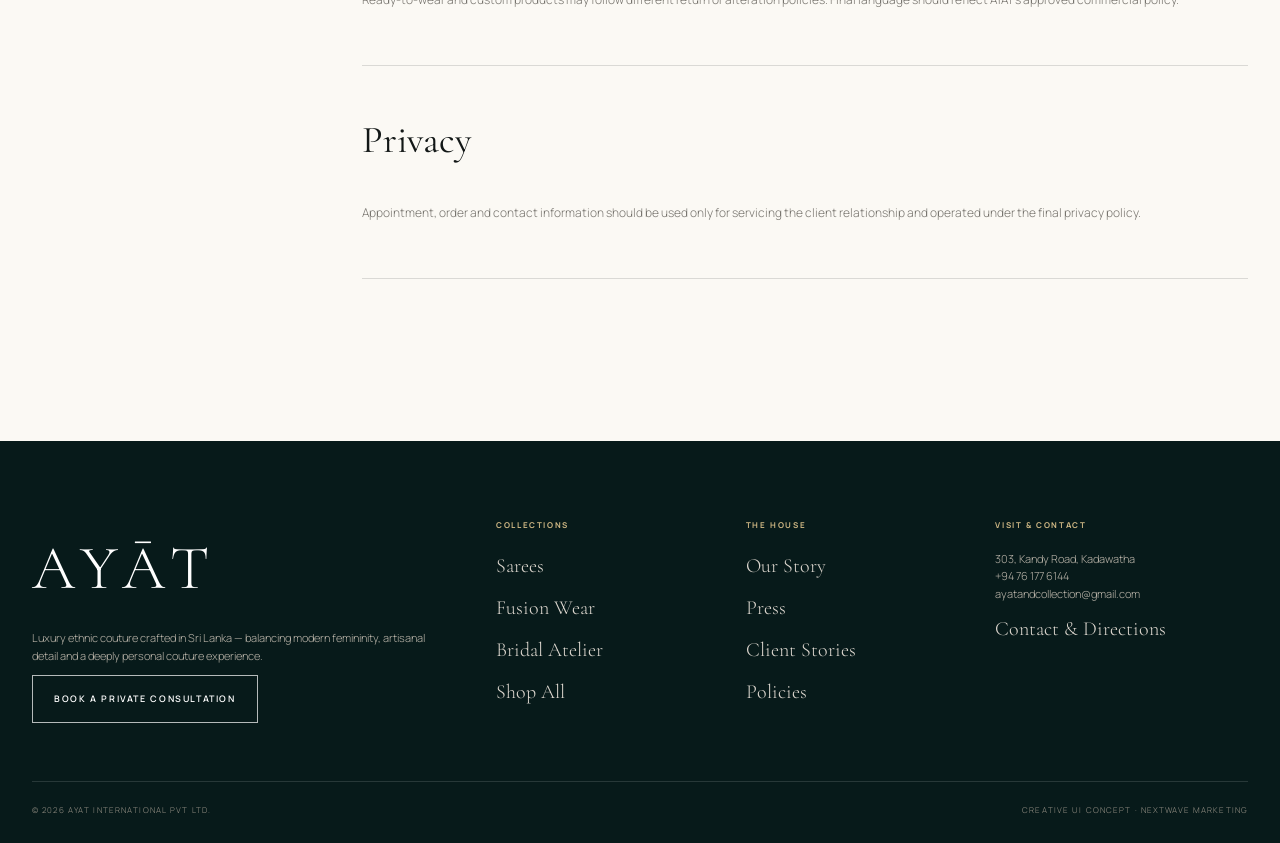
<file: policies.html>
<!doctype html><html lang="en"><head><meta charset="utf-8"><meta name="viewport" content="width=device-width,initial-scale=1"><meta name="theme-color" content="#071a1a"><meta name="description" content="AYAT Couture — luxury Sri Lankan couture, sarees, fusion wear and bespoke bridal design."><link rel="stylesheet" href="assets/css/styles.css"><title>Policies | AYAT Couture</title></head><body data-page="policies"><div data-header></div><main>
<section class="page-hero"><div class="page-hero-copy"><div class="eyebrow">Client information</div><h1 class="h1" style="margin-top:15px">Policies, clearly presented.</h1><p>Final legal wording should be reviewed and approved by AYĀT before launch. This page demonstrates the information architecture.</p></div><div class="page-hero-media"><img src="assets/images/bridal-wide.webp" alt="AYAT couture"></div></section>
<section class="section"><div class="container policy-layout"><nav class="policy-nav"><a href="#orders">Orders</a><a href="#custom">Custom & bridal</a><a href="#shipping">Shipping</a><a href="#returns">Returns</a><a href="#privacy">Privacy</a></nav><div class="policy-copy"><section id="orders"><h2>Orders & availability</h2><p>Product availability, lead times and pricing are confirmed at the point of order. The full build can distinguish ready stock, pre-order, made-to-order and quotation-only products.</p></section><section id="custom"><h2>Custom & bridal orders</h2><p>Bespoke and bridal pieces require consultation, measurements and agreed production milestones. Final terms should be confirmed in writing before production begins.</p></section><section id="shipping"><h2>Shipping & collection</h2><p>Local collection, courier and international delivery options can be configured based on destination, product type and production lead time.</p></section><section id="returns"><h2>Returns & alterations</h2><p>Ready-to-wear and custom products may follow different return or alteration policies. Final language should reflect AYĀT’s approved commercial policy.</p></section><section id="privacy"><h2>Privacy</h2><p>Appointment, order and contact information should be used only for servicing the client relationship and operated under the final privacy policy.</p></section></div></div></section>
</main><div data-footer></div><script src="assets/js/app.js"></script></body></html>
</file>
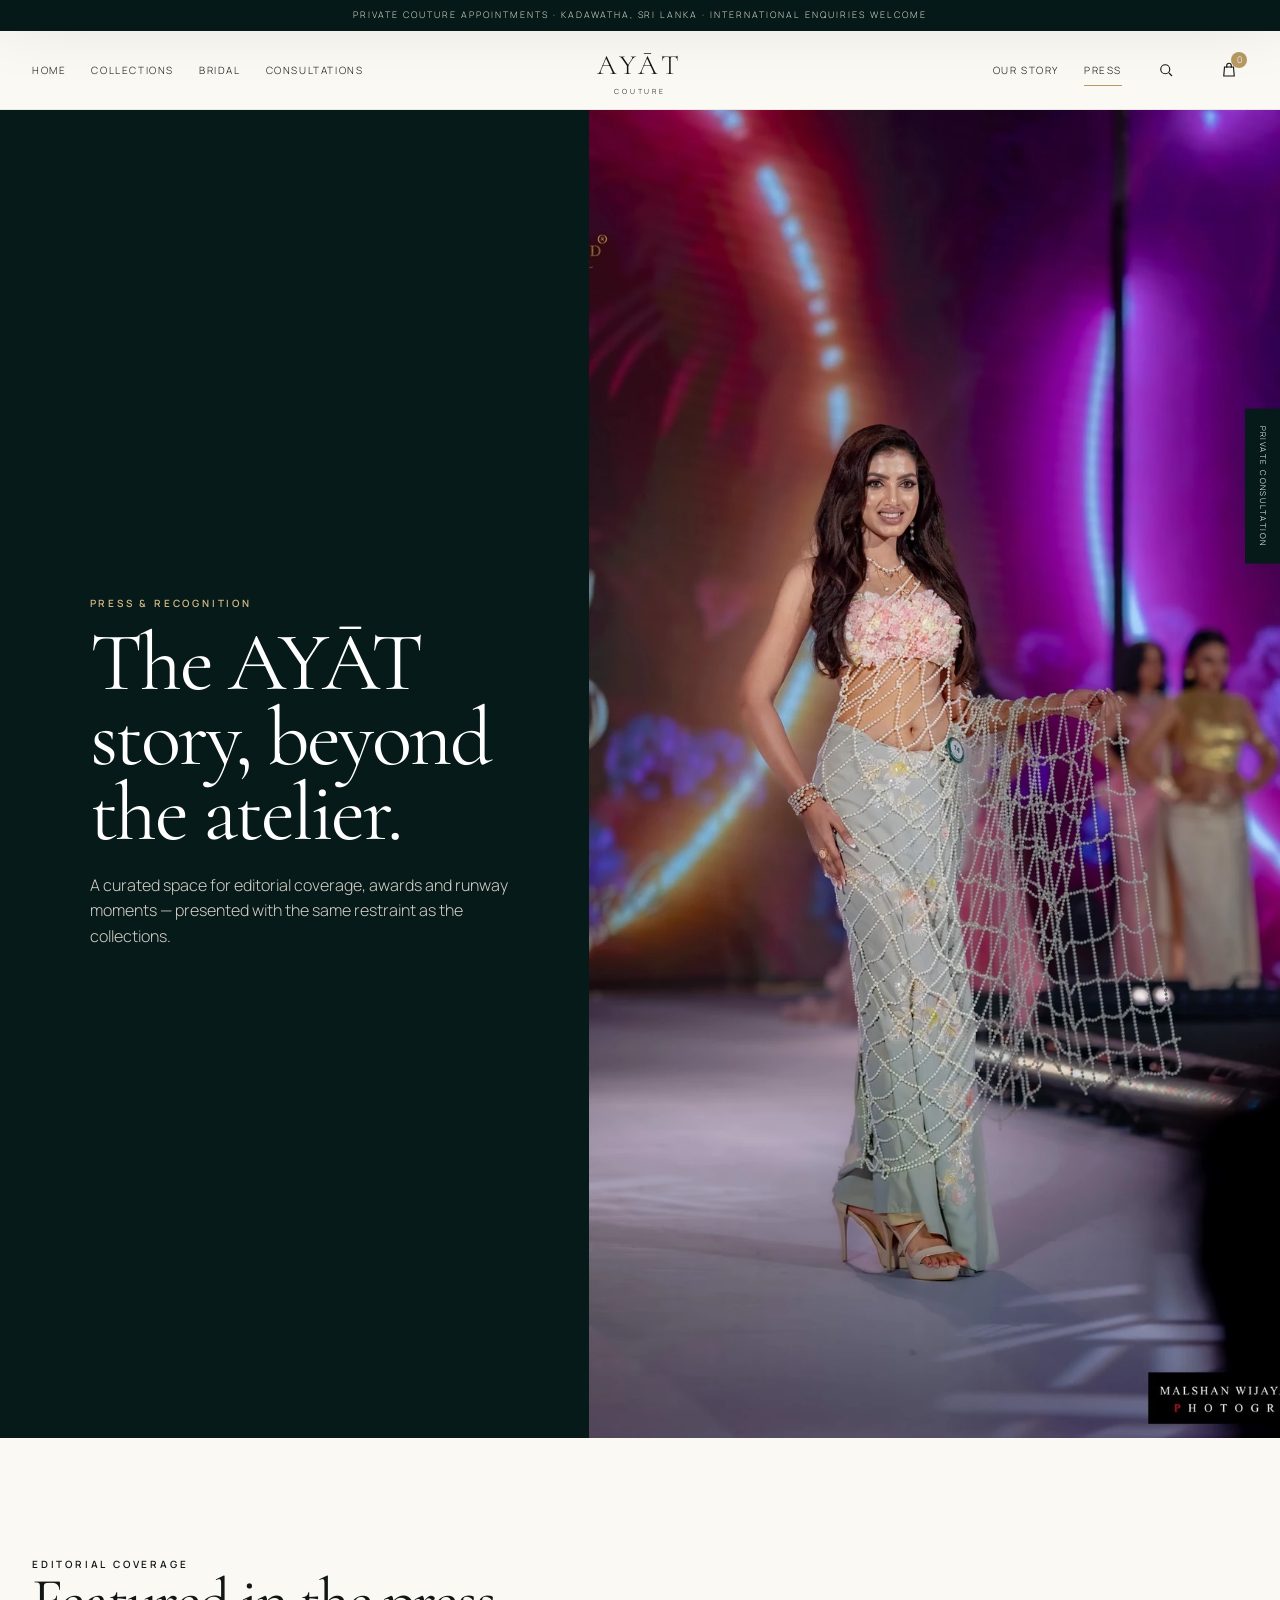
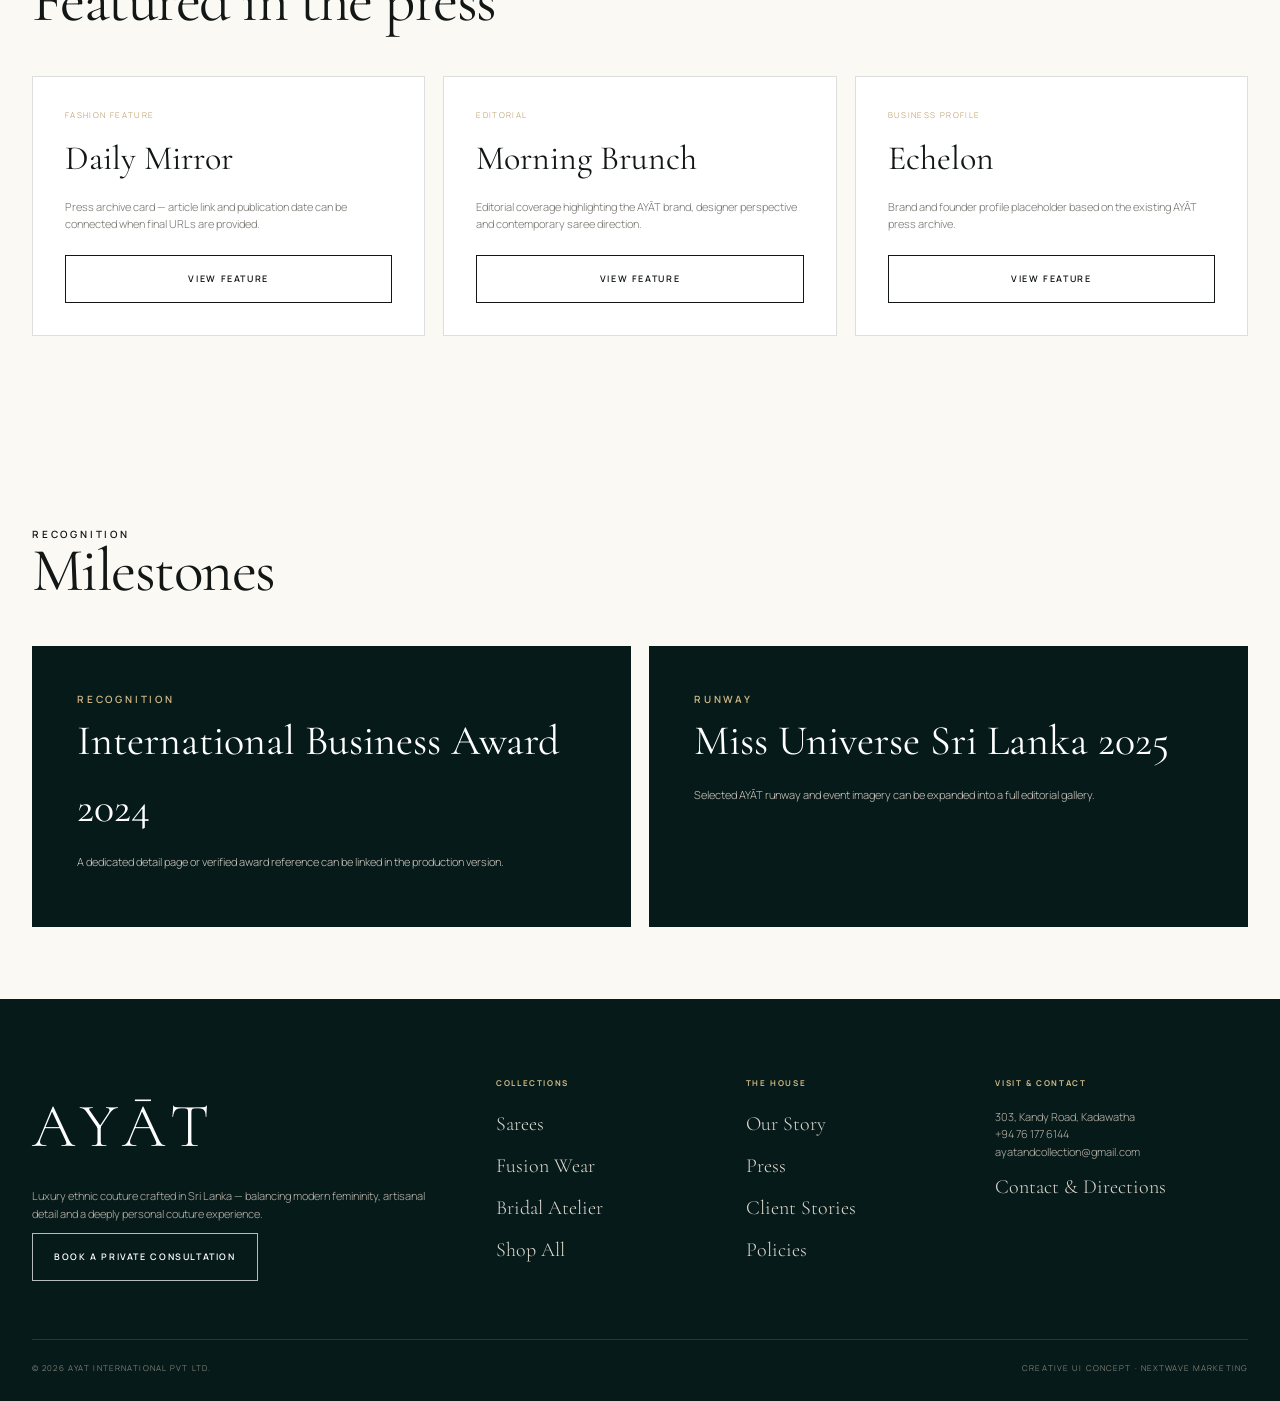
<file: press.html>
<!doctype html><html lang="en"><head><meta charset="utf-8"><meta name="viewport" content="width=device-width,initial-scale=1"><meta name="theme-color" content="#071a1a"><meta name="description" content="AYAT Couture — luxury Sri Lankan couture, sarees, fusion wear and bespoke bridal design."><link rel="stylesheet" href="assets/css/styles.css"><title>Press & Recognition | AYAT Couture</title></head><body data-page="press"><div data-header></div><main>
<section class="page-hero"><div class="page-hero-copy"><div class="eyebrow">Press & recognition</div><h1 class="h1" style="margin-top:15px">The AYĀT story, beyond the atelier.</h1><p>A curated space for editorial coverage, awards and runway moments — presented with the same restraint as the collections.</p></div><div class="page-hero-media"><img src="assets/images/runway-pearl.webp" alt="AYAT runway"></div></section>
<section class="section"><div class="container"><div class="section-head reveal"><div><div class="eyebrow">Editorial coverage</div><h2 class="h2">Featured in the press</h2></div></div><div class="press-grid stagger"><article class="press-card"><span class="tag">Fashion feature</span><div><h3>Daily Mirror</h3><p>Press archive card — article link and publication date can be connected when final URLs are provided.</p></div><a class="btn" href="#">View feature</a></article><article class="press-card"><span class="tag">Editorial</span><div><h3>Morning Brunch</h3><p>Editorial coverage highlighting the AYĀT brand, designer perspective and contemporary saree direction.</p></div><a class="btn" href="#">View feature</a></article><article class="press-card"><span class="tag">Business profile</span><div><h3>Echelon</h3><p>Brand and founder profile placeholder based on the existing AYĀT press archive.</p></div><a class="btn" href="#">View feature</a></article></div></div></section>
<section class="section-sm"><div class="container"><div class="section-head reveal"><div><div class="eyebrow">Recognition</div><h2 class="h2">Milestones</h2></div></div><div class="recognition-grid stagger"><div class="recognition"><div class="eyebrow" style="color:var(--gold2)">Recognition</div><h3>International Business Award 2024</h3><p>A dedicated detail page or verified award reference can be linked in the production version.</p></div><div class="recognition"><div class="eyebrow" style="color:var(--gold2)">Runway</div><h3>Miss Universe Sri Lanka 2025</h3><p>Selected AYĀT runway and event imagery can be expanded into a full editorial gallery.</p></div></div></div></section>
</main><div data-footer></div><script src="assets/js/app.js"></script></body></html>
</file>
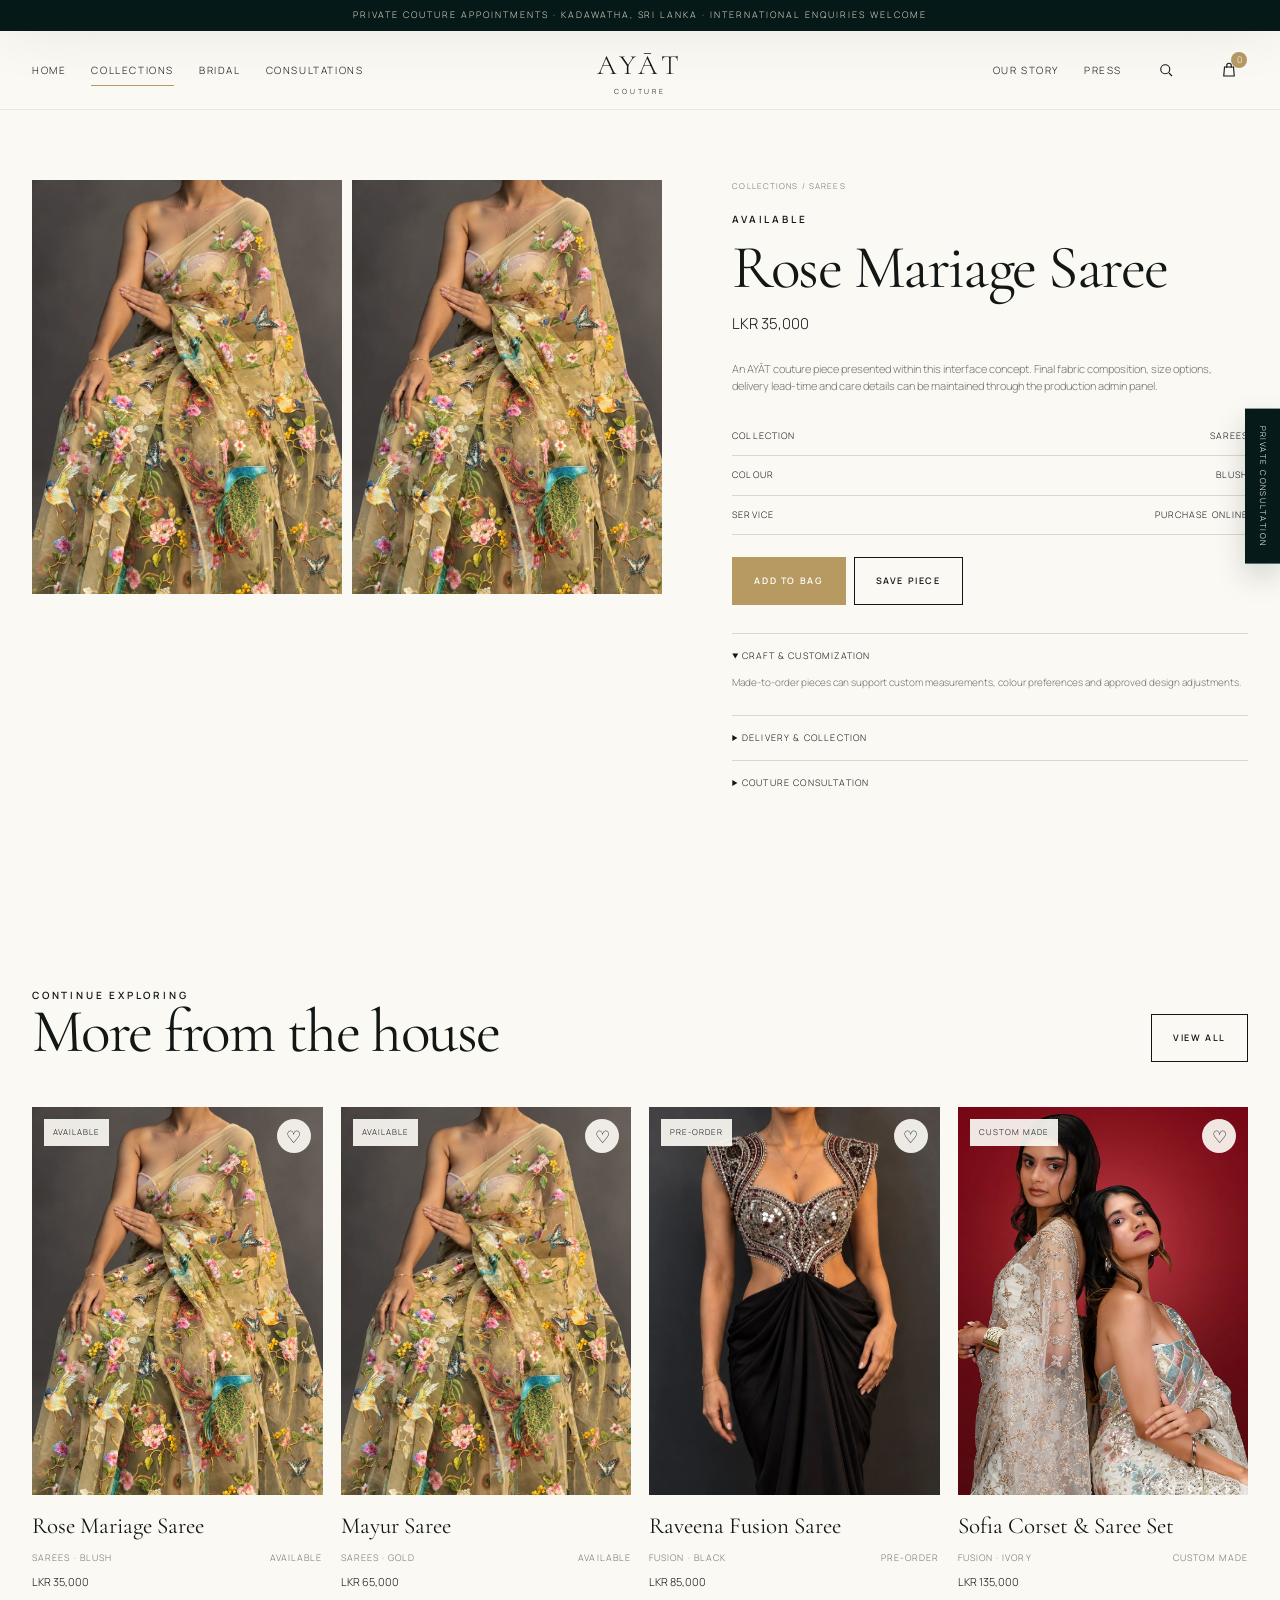
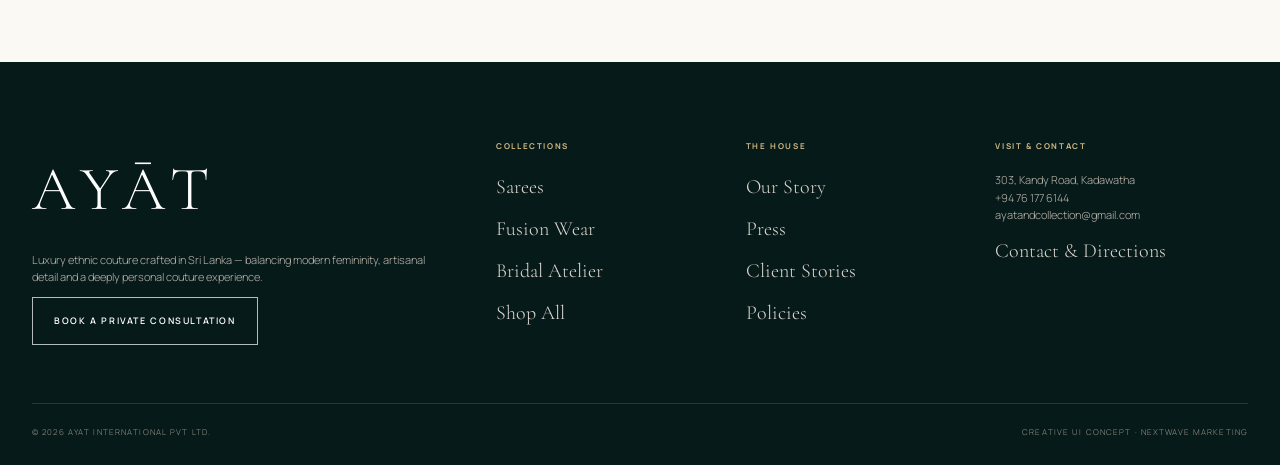
<file: product.html>
<!doctype html><html lang="en"><head><meta charset="utf-8"><meta name="viewport" content="width=device-width,initial-scale=1"><meta name="theme-color" content="#071a1a"><meta name="description" content="AYAT Couture — luxury Sri Lankan couture, sarees, fusion wear and bespoke bridal design."><link rel="stylesheet" href="assets/css/styles.css"><title>Product | AYAT Couture</title></head><body data-page="product"><div data-header></div><main>
<section class="product-detail"><div class="container" id="productDetail"></div></section>
<section class="section-sm"><div class="container"><div class="section-head"><div><div class="eyebrow">Continue exploring</div><h2 class="h2">More from the house</h2></div><a class="btn" href="shop.html">View all</a></div><div class="product-grid" id="homeProducts"></div></div></section>
</main><div data-footer></div><script src="assets/js/app.js"></script></body></html>
</file>
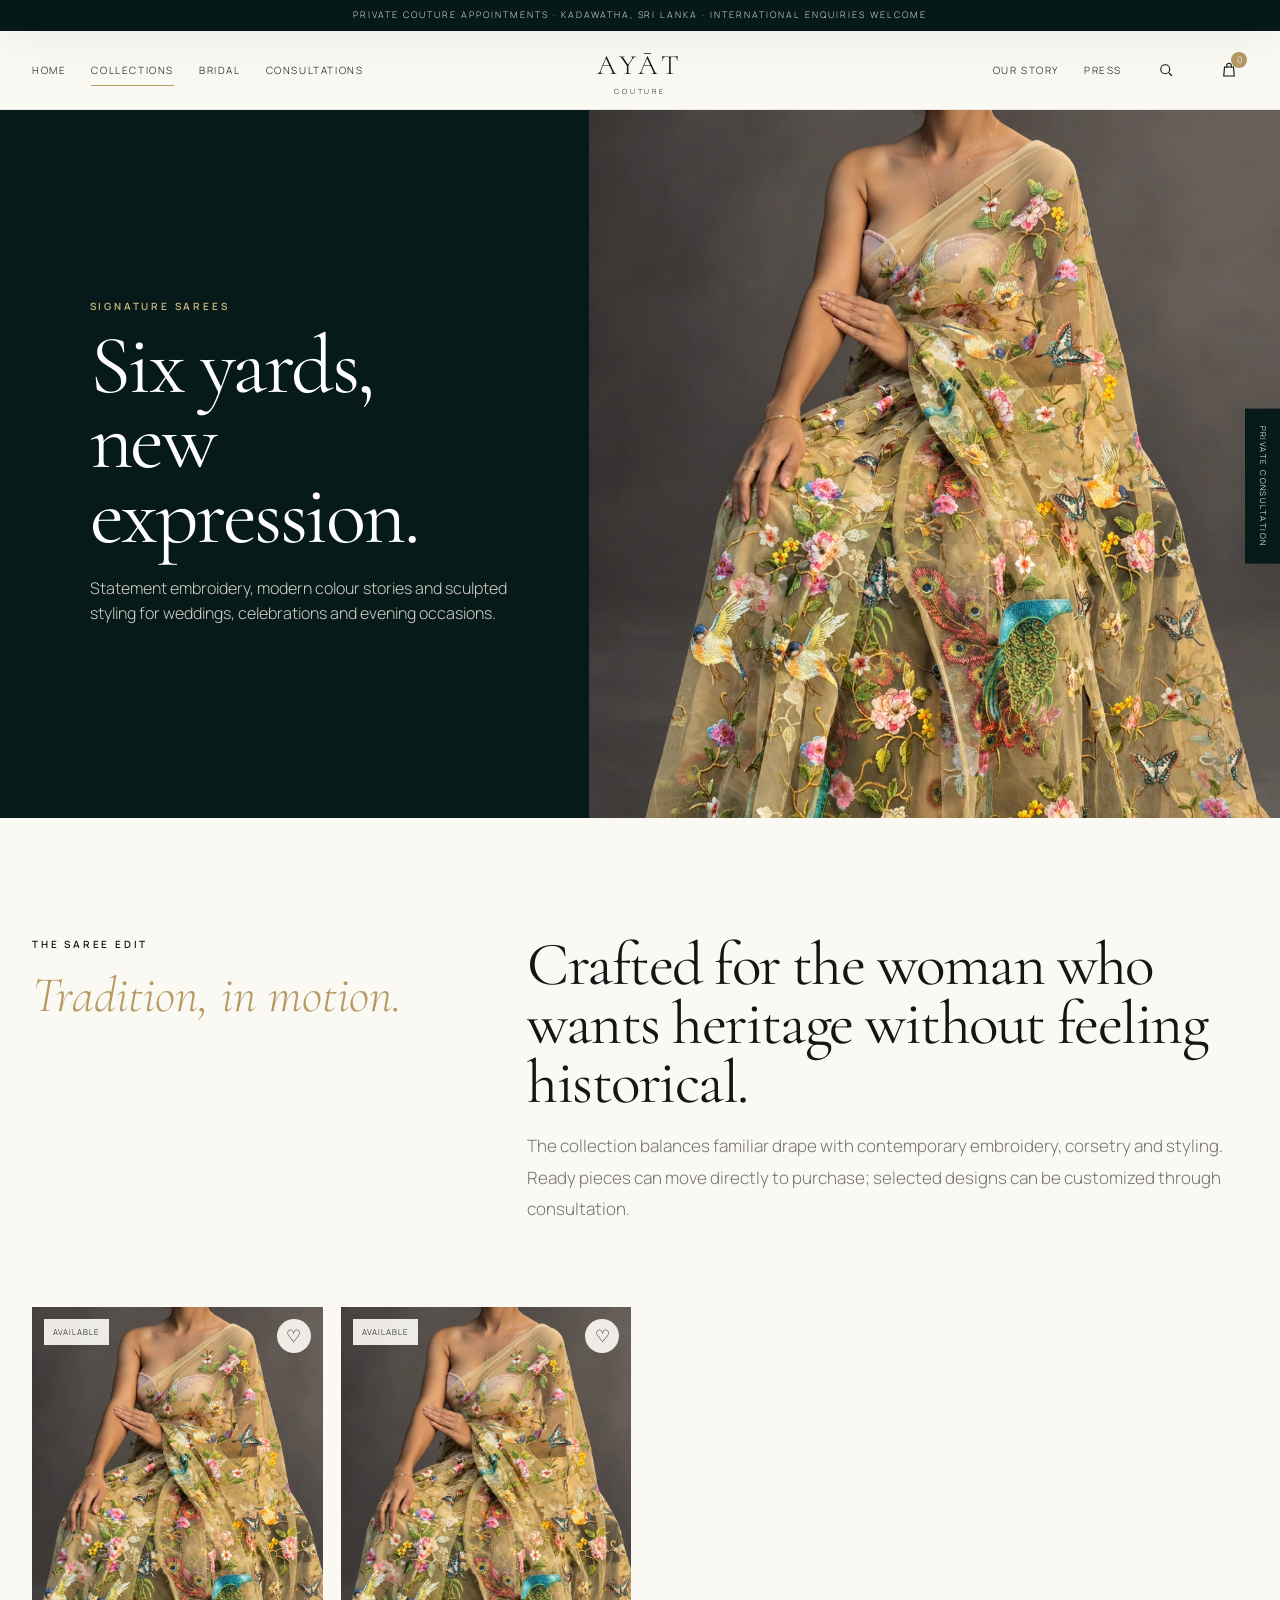
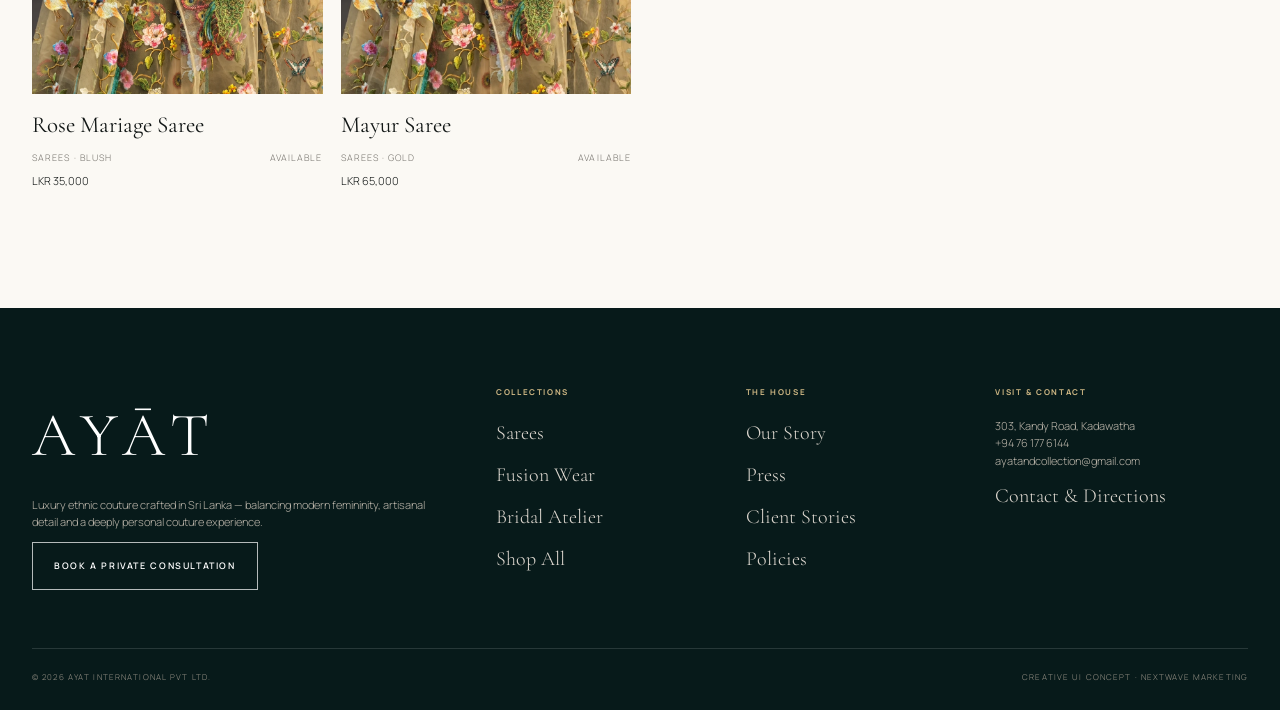
<file: sarees.html>
<!doctype html><html lang="en"><head><meta charset="utf-8"><meta name="viewport" content="width=device-width,initial-scale=1"><meta name="theme-color" content="#071a1a"><meta name="description" content="AYAT Couture — luxury Sri Lankan couture, sarees, fusion wear and bespoke bridal design."><link rel="stylesheet" href="assets/css/styles.css"><title>Sarees | AYAT Couture</title></head><body data-page="sarees"><div data-header></div><main>
<section class="page-hero"><div class="page-hero-copy"><div class="eyebrow">Signature sarees</div><h1 class="h1" style="margin-top:15px">Six yards,<br>new expression.</h1><p>Statement embroidery, modern colour stories and sculpted styling for weddings, celebrations and evening occasions.</p></div><div class="page-hero-media"><img src="assets/images/saree-floral.webp" alt="AYAT floral saree"></div></section>
<section class="section"><div class="container"><div class="intro-grid reveal" style="margin-bottom:65px"><div><div class="eyebrow">The saree edit</div><div class="intro-sign">Tradition, in motion.</div></div><div><h2 class="h2">Crafted for the woman who wants heritage without feeling historical.</h2><p class="lead muted">The collection balances familiar drape with contemporary embroidery, corsetry and styling. Ready pieces can move directly to purchase; selected designs can be customized through consultation.</p></div></div><div class="product-grid stagger" id="sareeGrid"></div></div></section>
</main><div data-footer></div><script src="assets/js/app.js"></script></body></html>
</file>
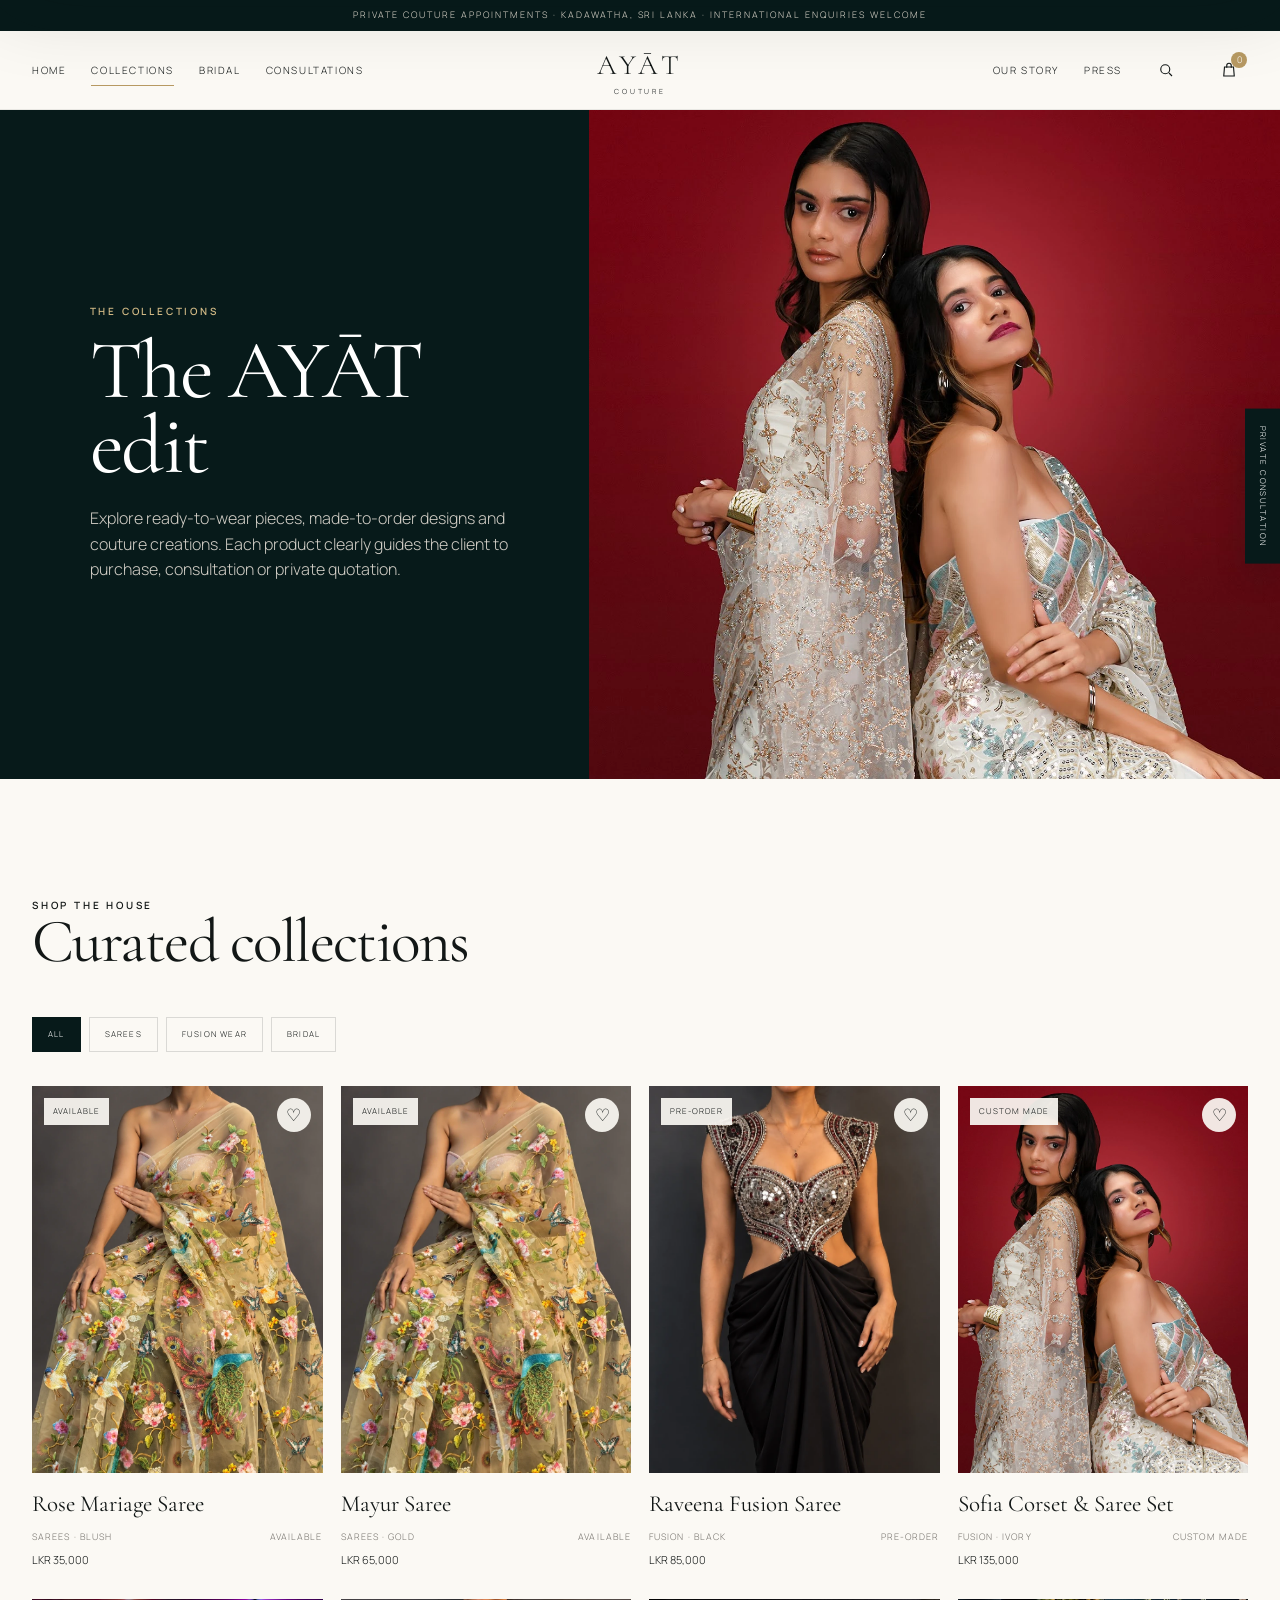
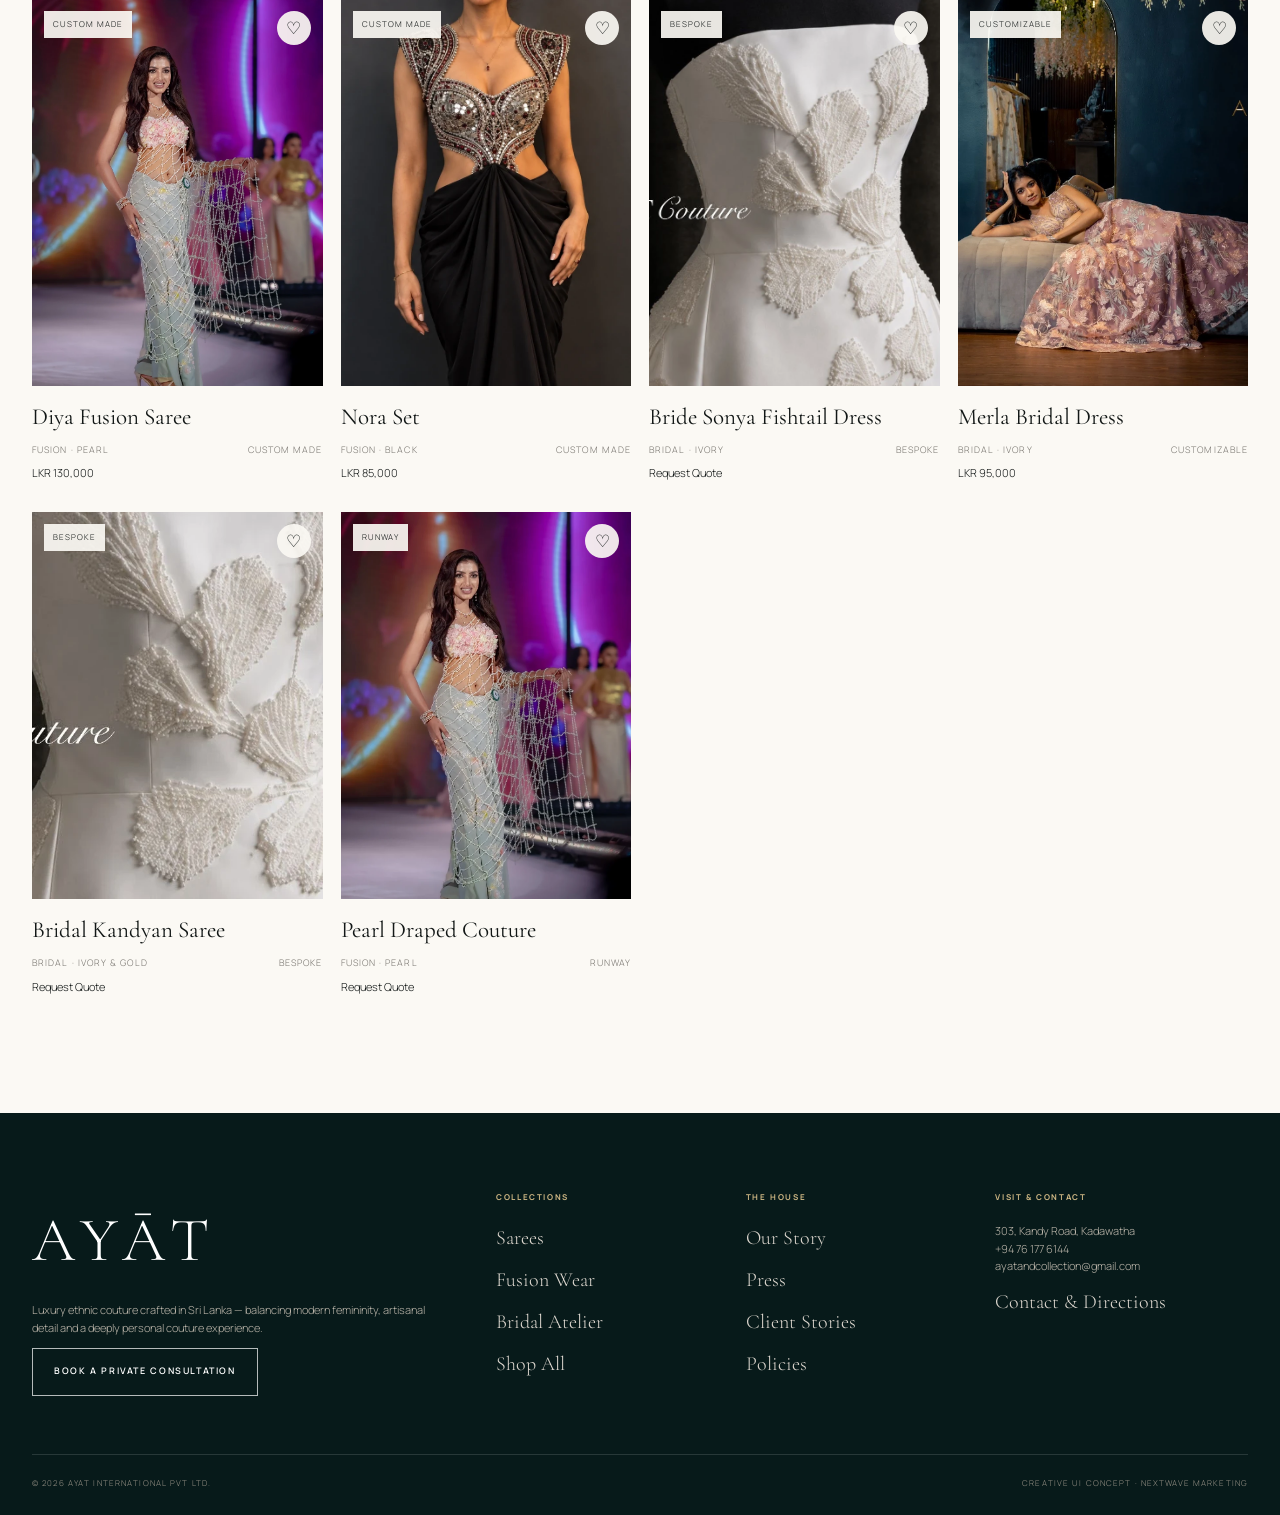
<file: shop.html>
<!doctype html><html lang="en"><head><meta charset="utf-8"><meta name="viewport" content="width=device-width,initial-scale=1"><meta name="theme-color" content="#071a1a"><meta name="description" content="AYAT Couture — luxury Sri Lankan couture, sarees, fusion wear and bespoke bridal design."><link rel="stylesheet" href="assets/css/styles.css"><title>Collections | AYAT Couture</title></head><body data-page="shop"><div data-header></div><main>
<section class="page-hero"><div class="page-hero-copy"><div class="eyebrow">The collections</div><h1 class="h1" style="margin-top:15px">The AYĀT edit</h1><p>Explore ready-to-wear pieces, made-to-order designs and couture creations. Each product clearly guides the client to purchase, consultation or private quotation.</p></div><div class="page-hero-media"><img src="assets/images/editorial-duo.webp" alt="AYAT collection"></div></section>
<section class="section"><div class="container"><div class="section-head"><div><div class="eyebrow">Shop the house</div><h2 class="h2">Curated collections</h2></div></div><div class="filters"><button class="filter active" data-filter="All">All</button><button class="filter" data-filter="Sarees">Sarees</button><button class="filter" data-filter="Fusion">Fusion Wear</button><button class="filter" data-filter="Bridal">Bridal</button></div><div class="product-grid stagger" id="shopGrid"></div></div></section>
</main><div data-footer></div><script src="assets/js/app.js"></script></body></html>
</file>
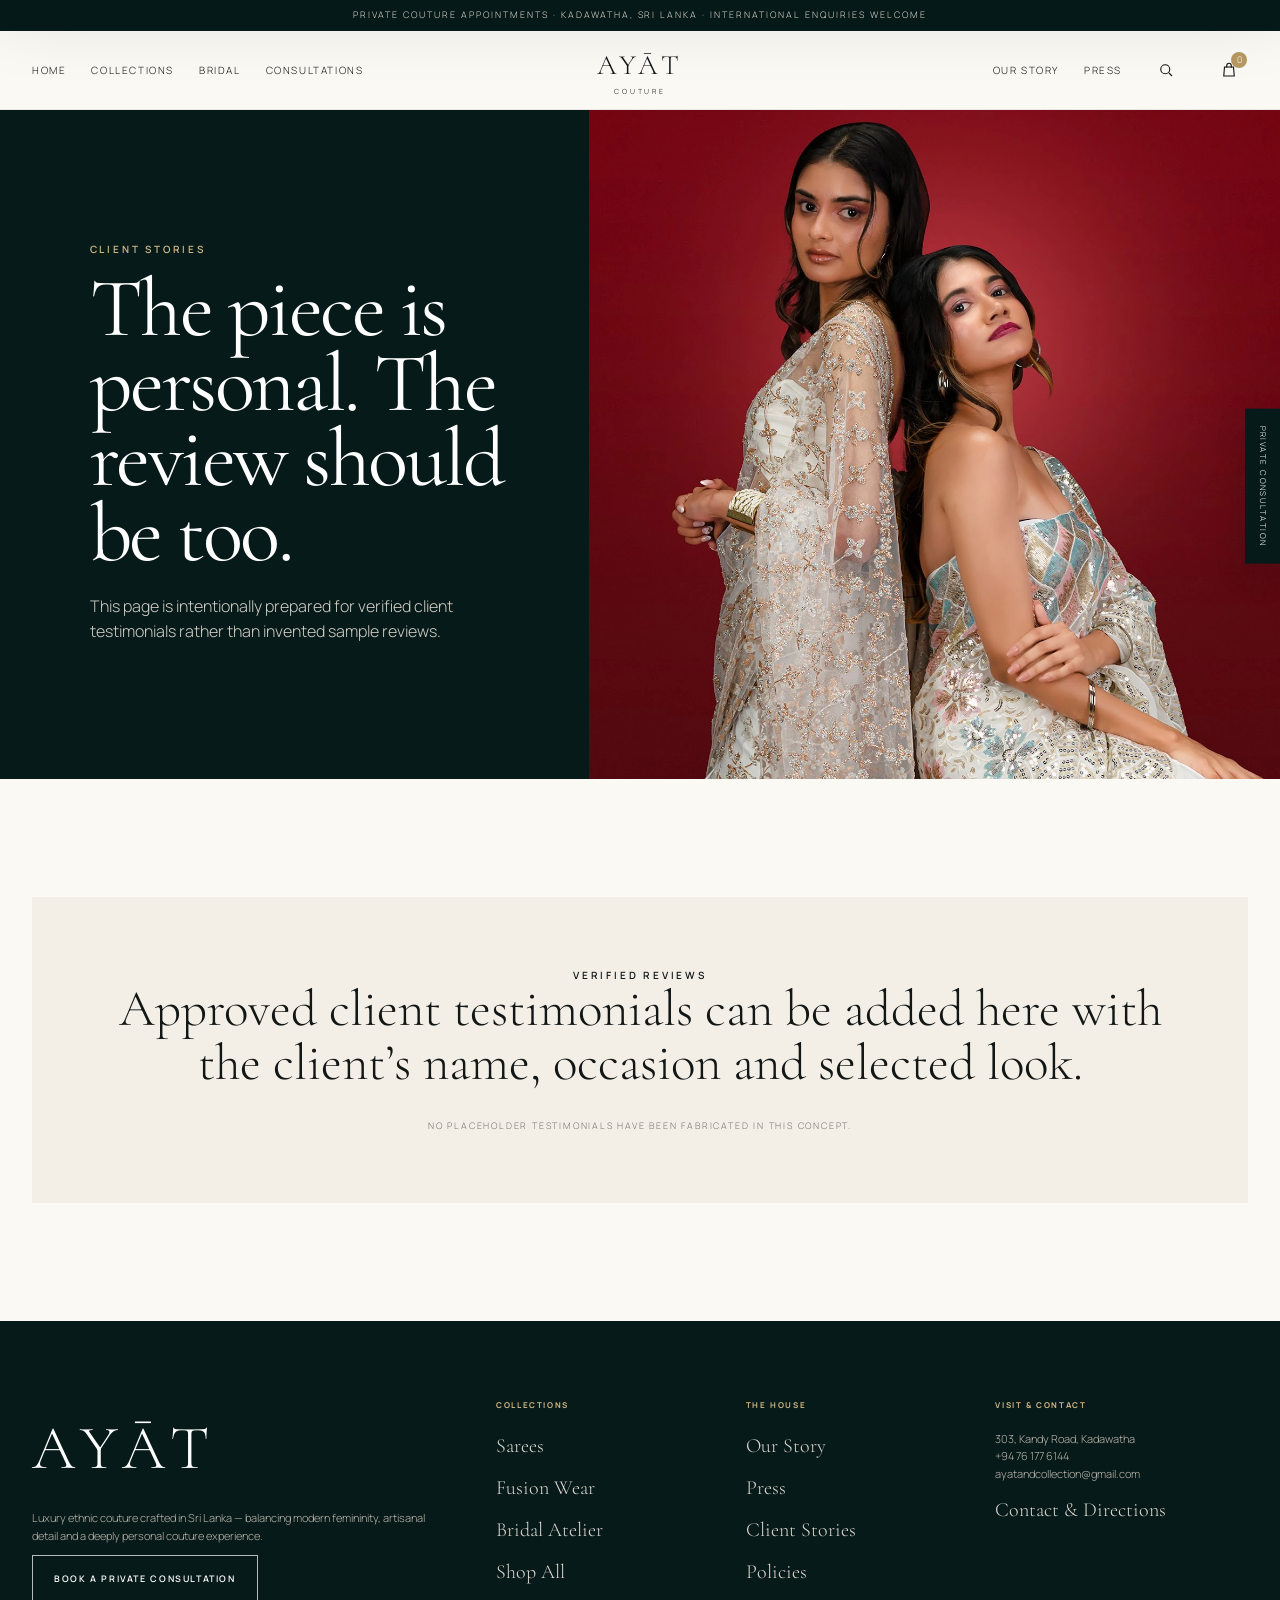
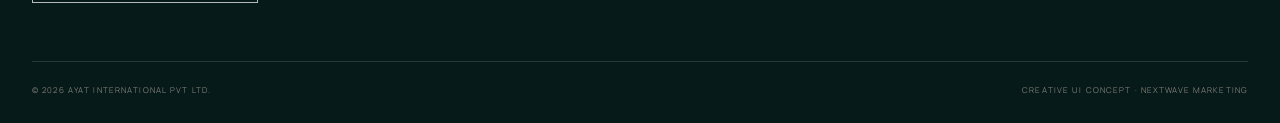
<file: testimonials.html>
<!doctype html><html lang="en"><head><meta charset="utf-8"><meta name="viewport" content="width=device-width,initial-scale=1"><meta name="theme-color" content="#071a1a"><meta name="description" content="AYAT Couture — luxury Sri Lankan couture, sarees, fusion wear and bespoke bridal design."><link rel="stylesheet" href="assets/css/styles.css"><title>Client Stories | AYAT Couture</title></head><body data-page="testimonials"><div data-header></div><main>
<section class="page-hero"><div class="page-hero-copy"><div class="eyebrow">Client stories</div><h1 class="h1" style="margin-top:15px">The piece is personal. The review should be too.</h1><p>This page is intentionally prepared for verified client testimonials rather than invented sample reviews.</p></div><div class="page-hero-media"><img src="assets/images/editorial-duo.webp" alt="AYAT clients editorial"></div></section>
<section class="section"><div class="container"><div class="quote-block reveal" style="padding:70px 40px"><div class="eyebrow">Verified reviews</div><blockquote style="font-size:clamp(34px,4vw,58px)">Approved client testimonials can be added here with the client’s name, occasion and selected look.</blockquote><cite>No placeholder testimonials have been fabricated in this concept.</cite></div></div></section>
</main><div data-footer></div><script src="assets/js/app.js"></script></body></html>
</file>
<file: assets/css/styles.css>
@import url('https://fonts.googleapis.com/css2?family=Cormorant+Garamond:ital,wght@0,400;0,500;0,600;1,400&family=Manrope:wght@300;400;500;600&display=swap');
:root{--ink:#121716;--deep:#071a1a;--deep2:#0d2524;--bone:#f3efe7;--paper:#fbf9f4;--gold:#b79962;--gold2:#d1b985;--sage:#7f8d80;--blush:#c5a39a;--muted:#77746e;--line:rgba(18,23,22,.14);--white:#fff;--serif:'Cormorant Garamond',Georgia,serif;--sans:'Manrope',Arial,sans-serif;--shadow:0 24px 80px rgba(7,26,26,.16);--ease:cubic-bezier(.22,.61,.36,1)}
*{box-sizing:border-box}html{scroll-behavior:smooth}body{margin:0;background:var(--paper);color:var(--ink);font-family:var(--sans);font-weight:300;line-height:1.6;opacity:0;transition:opacity .5s ease}body.ready{opacity:1}body.menu-open,body.modal-open{overflow:hidden}a{color:inherit;text-decoration:none}button,input,select,textarea{font:inherit}button{color:inherit}img{display:block;max-width:100%}::selection{background:var(--gold);color:#fff}.container{width:min(1320px,calc(100% - 64px));margin:auto}.section{padding:118px 0}.section-sm{padding:72px 0}.eyebrow{font-size:10px;text-transform:uppercase;letter-spacing:.28em;font-weight:600}.display{font-family:var(--serif);font-size:clamp(54px,8vw,126px);line-height:.86;letter-spacing:-.035em;font-weight:400;margin:0}.h1{font-family:var(--serif);font-size:clamp(48px,6.5vw,102px);line-height:.9;letter-spacing:-.03em;font-weight:400;margin:0}.h2{font-family:var(--serif);font-size:clamp(38px,4.8vw,70px);line-height:.96;letter-spacing:-.025em;font-weight:400;margin:0}.h3{font-family:var(--serif);font-size:clamp(28px,3.1vw,44px);line-height:1;font-weight:400;margin:0}.lead{font-size:17px;line-height:1.85;max-width:760px}.muted{color:var(--muted)}.rule{height:1px;background:var(--line)}
/* chrome */
.announcement{height:31px;background:var(--deep);color:#ece5d9;display:flex;align-items:center;justify-content:center;font-size:9px;text-transform:uppercase;letter-spacing:.22em;padding:0 18px}.site-header{position:sticky;top:0;z-index:80;background:rgba(251,249,244,.9);backdrop-filter:blur(18px);border-bottom:1px solid rgba(18,23,22,.08);transition:.35s var(--ease)}.site-header.scrolled{box-shadow:0 12px 35px rgba(7,26,26,.08)}.nav{height:78px;display:grid;grid-template-columns:1fr auto 1fr;align-items:center;gap:26px}.nav-left,.nav-right{display:flex;align-items:center;gap:25px}.nav-right{justify-content:flex-end}.brand{font-family:var(--serif);font-size:28px;letter-spacing:.15em;white-space:nowrap}.brand small{display:block;font-family:var(--sans);font-size:7px;letter-spacing:.42em;margin-top:-2px;text-align:center}.nav-link{font-size:10px;text-transform:uppercase;letter-spacing:.16em;position:relative}.nav-link:after{content:'';position:absolute;left:0;right:100%;bottom:-8px;height:1px;background:var(--gold);transition:.35s var(--ease)}.nav-link:hover:after,.nav-link.active:after{right:0}.icon-btn{width:38px;height:38px;border:0;background:transparent;display:grid;place-items:center;cursor:pointer;position:relative}.icon-btn svg{width:18px;height:18px}.count{position:absolute;right:1px;top:1px;min-width:16px;height:16px;border-radius:50%;background:var(--gold);color:#fff;font-size:9px;display:grid;place-items:center}.menu-btn{display:none}.btn{display:inline-flex;align-items:center;justify-content:center;gap:11px;border:1px solid var(--ink);background:transparent;padding:14px 21px;min-height:48px;font-size:9px;font-weight:600;text-transform:uppercase;letter-spacing:.18em;cursor:pointer;transition:.35s var(--ease)}.btn:hover{background:var(--ink);color:#fff}.btn.gold{background:var(--gold);border-color:var(--gold);color:#fff}.btn.gold:hover{background:var(--deep);border-color:var(--deep)}.btn.light{border-color:rgba(255,255,255,.7);color:#fff}.btn.light:hover{background:#fff;color:var(--ink)}.btn.ghost{border-color:rgba(255,255,255,.25);color:#fff;background:rgba(255,255,255,.04)}
/* home hero */
.hero{min-height:calc(100vh - 109px);background:var(--deep);color:#fff;display:grid;grid-template-columns:.9fr 1.1fr;overflow:hidden;position:relative}.hero-copy{padding:8vw 5vw 6vw 7vw;display:flex;flex-direction:column;justify-content:center;z-index:2}.hero-copy .eyebrow{color:var(--gold2)}.hero-copy .display{max-width:770px}.hero-copy em{font-weight:400;color:var(--gold2)}.hero-copy p{color:#d9d4ca;max-width:580px;margin:26px 0 0}.hero-actions{display:flex;gap:10px;flex-wrap:wrap;margin-top:35px}.hero-media{position:relative;min-height:680px;overflow:hidden}.hero-media img{width:100%;height:100%;object-fit:cover;object-position:center 48%;animation:heroZoom 13s ease-out both}.hero-media:before{content:'';position:absolute;inset:0;z-index:1;background:linear-gradient(90deg,var(--deep) 0%,rgba(7,26,26,.25) 26%,transparent 55%),linear-gradient(0deg,rgba(7,26,26,.42),transparent 55%)}.hero-caption{position:absolute;z-index:2;right:28px;bottom:28px;width:min(330px,calc(100% - 56px));padding:20px 22px;border:1px solid rgba(255,255,255,.25);background:rgba(7,26,26,.42);backdrop-filter:blur(10px)}.hero-caption b{font-family:var(--serif);font-size:26px;font-weight:400;display:block}.hero-caption span{font-size:11px;color:#eee5d9}.hero-scroll{position:absolute;left:50%;bottom:17px;z-index:3;transform:translateX(-50%);font-size:8px;letter-spacing:.25em;text-transform:uppercase;color:#eee;writing-mode:vertical-rl}.hero-scroll:after{content:'';display:block;width:1px;height:46px;background:rgba(255,255,255,.5);margin:10px auto 0;animation:pulseLine 1.8s infinite}@keyframes heroZoom{from{transform:scale(1.06)}to{transform:scale(1)}}@keyframes pulseLine{0%,100%{transform:scaleY(.35);transform-origin:top;opacity:.45}50%{transform:scaleY(1);opacity:1}}
.marquee{overflow:hidden;background:var(--gold);color:#fff}.marquee-track{display:flex;width:max-content;animation:marquee 28s linear infinite;padding:15px 0}.marquee-track span{font-family:var(--serif);font-size:22px;letter-spacing:.07em;white-space:nowrap}.marquee-track i{font-style:normal;margin:0 38px}@keyframes marquee{to{transform:translateX(-50%)}}
/* editorial layouts */
.intro-grid{display:grid;grid-template-columns:.72fr 1.28fr;gap:90px;align-items:start}.intro-sign{font-family:var(--serif);font-size:50px;font-style:italic;color:var(--gold);line-height:1.1;margin-top:16px}.collection-grid{display:grid;grid-template-columns:1.3fr .9fr .9fr;gap:18px;margin-top:52px}.collection-card{position:relative;min-height:620px;overflow:hidden;background:#ddd}.collection-card:nth-child(2),.collection-card:nth-child(3){min-height:520px}.collection-card img{width:100%;height:100%;object-fit:cover;transition:transform .9s var(--ease),filter .6s}.collection-card:hover img{transform:scale(1.035);filter:saturate(.9)}.collection-card:after{content:'';position:absolute;inset:0;background:linear-gradient(0deg,rgba(7,26,26,.74),rgba(7,26,26,.06) 56%)}.collection-copy{position:absolute;z-index:2;left:28px;right:28px;bottom:28px;color:#fff}.collection-copy h3{font-family:var(--serif);font-size:38px;font-weight:400;margin:0 0 4px}.collection-copy p{font-size:10px;text-transform:uppercase;letter-spacing:.18em;margin:0;color:#e9e0d3}.section-head{display:flex;align-items:end;justify-content:space-between;gap:30px;margin-bottom:45px}.section-head .h2{max-width:760px}.product-grid{display:grid;grid-template-columns:repeat(4,1fr);gap:30px 18px}.product-card{position:relative}.product-media{aspect-ratio:3/4;overflow:hidden;background:#ebe6dc;position:relative;display:block}.product-media img{width:100%;height:100%;object-fit:cover;transition:transform .8s var(--ease)}.product-card:hover .product-media img{transform:scale(1.025)}.badge{position:absolute;z-index:2;left:12px;top:12px;background:rgba(251,249,244,.92);padding:7px 9px;font-size:8px;text-transform:uppercase;letter-spacing:.13em}.quick{position:absolute;z-index:2;left:50%;bottom:16px;transform:translate(-50%,14px);opacity:0;background:rgba(7,26,26,.92);color:#fff;border:0;padding:12px 18px;font-size:8px;text-transform:uppercase;letter-spacing:.17em;cursor:pointer;transition:.35s var(--ease);white-space:nowrap}.product-card:hover .quick{opacity:1;transform:translate(-50%,0)}.wish{position:absolute;right:12px;top:12px;z-index:2;border:0;background:rgba(251,249,244,.92);width:34px;height:34px;border-radius:50%;display:grid;place-items:center;cursor:pointer;font-size:17px}.product-info{padding-top:13px}.product-name{font-family:var(--serif);font-size:23px;font-weight:400;margin:0}.product-meta{display:flex;justify-content:space-between;gap:15px;font-size:9px;text-transform:uppercase;letter-spacing:.12em;color:var(--muted);margin-top:7px}.product-price{font-size:11px;margin-top:7px}.split-feature{display:grid;grid-template-columns:1.08fr .92fr;background:var(--deep);color:#fff;min-height:740px}.split-feature .media{min-height:650px;overflow:hidden}.split-feature .media img{width:100%;height:100%;object-fit:cover}.split-feature .copy{padding:8vw 7vw;display:flex;flex-direction:column;justify-content:center}.split-feature .copy .eyebrow{color:var(--gold2)}.split-feature .copy p{color:#d5d0c8;max-width:570px;margin:24px 0 32px}.craft-grid{display:grid;grid-template-columns:1fr 1fr;gap:18px}.craft-card{position:relative;min-height:620px;overflow:hidden}.craft-card img{width:100%;height:100%;object-fit:cover}.craft-card .floating{position:absolute;left:28px;bottom:28px;right:28px;background:rgba(251,249,244,.94);padding:26px;max-width:460px}.craft-card .floating h3{font-family:var(--serif);font-size:36px;font-weight:400;margin:0 0 7px}.craft-card .floating p{font-size:11px;color:var(--muted);margin:0}.press-strip{display:grid;grid-template-columns:repeat(5,1fr);border:1px solid var(--line)}.press-strip div{padding:28px 22px;border-right:1px solid var(--line);font-family:var(--serif);font-size:24px}.press-strip div:last-child{border-right:0}.press-strip small{display:block;font-family:var(--sans);font-size:8px;text-transform:uppercase;letter-spacing:.17em;color:var(--muted);margin-top:4px}
/* page hero */
.page-hero{min-height:62vh;display:grid;grid-template-columns:.92fr 1.08fr;background:var(--deep);color:#fff}.page-hero-copy{padding:8vw 5vw 7vw 7vw;display:flex;flex-direction:column;justify-content:center}.page-hero-copy .eyebrow{color:var(--gold2)}.page-hero-copy p{max-width:580px;color:#d2cec6;margin-top:22px}.page-hero-media{min-height:560px;overflow:hidden}.page-hero-media img{width:100%;height:100%;object-fit:cover}.filters{display:flex;gap:8px;flex-wrap:wrap;margin:0 0 34px}.filter{border:1px solid var(--line);background:transparent;padding:10px 15px;font-size:8px;text-transform:uppercase;letter-spacing:.15em;cursor:pointer}.filter.active,.filter:hover{background:var(--deep);color:#fff;border-color:var(--deep)}
/* bridal */
.bridal-hero{min-height:88vh;position:relative;background:var(--deep);color:#fff;overflow:hidden}.bridal-hero img{position:absolute;inset:0;width:100%;height:100%;object-fit:cover;object-position:center 42%;opacity:.84}.bridal-hero:after{content:'';position:absolute;inset:0;background:linear-gradient(90deg,rgba(7,26,26,.9),rgba(7,26,26,.1) 60%),linear-gradient(0deg,rgba(7,26,26,.45),transparent 55%)}.bridal-hero-copy{position:relative;z-index:2;min-height:88vh;display:flex;flex-direction:column;justify-content:center;width:min(1300px,calc(100% - 64px));margin:auto}.bridal-hero-copy .eyebrow{color:var(--gold2)}.bridal-hero-copy .display{max-width:760px}.bridal-hero-copy p{max-width:520px;color:#ece6dc}.steps{display:grid;grid-template-columns:repeat(4,1fr);gap:1px;background:var(--line);border:1px solid var(--line);margin-top:45px}.step{background:var(--paper);padding:34px 28px}.step b{font-family:var(--serif);font-size:44px;color:var(--gold);font-weight:400}.step h3{font-family:var(--serif);font-size:27px;font-weight:400;margin:18px 0 7px}.step p{font-size:11px;color:var(--muted);margin:0}.gallery-grid{display:grid;grid-template-columns:1.2fr .8fr .8fr;grid-auto-rows:360px;gap:14px}.gallery-grid figure{margin:0;overflow:hidden}.gallery-grid figure:first-child{grid-row:span 2}.gallery-grid figure:last-child{grid-column:span 2}.gallery-grid img{width:100%;height:100%;object-fit:cover;transition:transform .7s var(--ease)}.gallery-grid figure:hover img{transform:scale(1.025)}
/* about / content */
.story-grid{display:grid;grid-template-columns:.9fr 1.1fr;gap:80px;align-items:center}.story-grid .image{min-height:680px}.story-grid .image img{width:100%;height:100%;object-fit:cover}.values{display:grid;grid-template-columns:repeat(3,1fr);gap:20px}.value{border-top:1px solid var(--line);padding-top:24px}.value h3{font-family:var(--serif);font-size:28px;font-weight:400}.value p{font-size:11px;color:var(--muted)}.quote-block{padding:100px 5vw;background:var(--bone);text-align:center}.quote-block blockquote{font-family:var(--serif);font-size:clamp(36px,5vw,72px);line-height:1.05;max-width:1050px;margin:0 auto}.quote-block cite{display:block;font-size:9px;text-transform:uppercase;letter-spacing:.2em;margin-top:28px;color:var(--muted);font-style:normal}
/* forms */
.form-shell{display:grid;grid-template-columns:.78fr 1.22fr;border:1px solid var(--line)}.form-aside{background:var(--deep);color:#fff;padding:55px}.form-aside .eyebrow{color:var(--gold2)}.form-aside p{color:#cec8be;font-size:12px}.form-panel{padding:55px;background:#fff}.form-grid{display:grid;grid-template-columns:1fr 1fr;gap:18px}.field{display:flex;flex-direction:column;gap:7px}.field.full{grid-column:1/-1}.field label{font-size:8px;text-transform:uppercase;letter-spacing:.15em;font-weight:600}.field input,.field select,.field textarea{width:100%;border:0;border-bottom:1px solid #bbb;background:transparent;padding:12px 0;outline:none;color:var(--ink)}.field textarea{min-height:110px;resize:vertical}.field input:focus,.field select:focus,.field textarea:focus{border-color:var(--gold)}
/* press */
.press-grid{display:grid;grid-template-columns:repeat(3,1fr);gap:18px}.press-card{border:1px solid var(--line);background:#fff;min-height:260px;padding:32px;display:flex;flex-direction:column;justify-content:space-between;transition:.3s}.press-card:hover{transform:translateY(-4px);box-shadow:var(--shadow)}.press-card h3{font-family:var(--serif);font-size:34px;font-weight:400;margin:0}.press-card .tag{font-size:8px;text-transform:uppercase;letter-spacing:.17em;color:var(--gold)}.press-card p{font-size:11px;color:var(--muted)}.recognition-grid{display:grid;grid-template-columns:1fr 1fr;gap:18px}.recognition{background:var(--deep);color:#fff;padding:45px;min-height:280px}.recognition h3{font-family:var(--serif);font-size:42px;font-weight:400;margin:0 0 12px}.recognition p{color:#cec8be;font-size:11px}
/* policy */
.policy-layout{display:grid;grid-template-columns:260px 1fr;gap:70px}.policy-nav{position:sticky;top:130px;height:max-content;display:flex;flex-direction:column;gap:12px}.policy-nav a{font-size:9px;text-transform:uppercase;letter-spacing:.15em;color:var(--muted)}.policy-copy section{padding-bottom:44px;margin-bottom:44px;border-bottom:1px solid var(--line)}.policy-copy h2{font-family:var(--serif);font-size:38px;font-weight:400}.policy-copy p,.policy-copy li{font-size:12px;color:var(--muted)}
/* footer */
.footer{background:var(--deep);color:#fff;padding:78px 0 26px}.footer-grid{display:grid;grid-template-columns:1.6fr .75fr .75fr 1fr;gap:60px}.footer-brand{font-family:var(--serif);font-size:62px;letter-spacing:.14em}.footer p{font-size:11px;color:#bbb5aa;max-width:420px}.footer h4{font-size:8px;letter-spacing:.2em;text-transform:uppercase;color:var(--gold2);margin:0 0 18px}.footer-links{display:flex;flex-direction:column;gap:10px}.footer-links a{font-family:var(--serif);font-size:20px;color:#ddd7cf}.footer-bottom{border-top:1px solid rgba(255,255,255,.13);margin-top:58px;padding-top:22px;display:flex;justify-content:space-between;gap:20px;font-size:8px;text-transform:uppercase;letter-spacing:.14em;color:#989287}
/* overlay / menu / modal */
.overlay{position:fixed;inset:0;background:rgba(4,12,12,.62);backdrop-filter:blur(7px);opacity:0;pointer-events:none;transition:.35s;z-index:110}.overlay.show{opacity:1;pointer-events:auto}.mobile-menu{position:fixed;inset:0 0 0 auto;width:min(460px,100%);background:var(--deep);color:#fff;z-index:120;transform:translateX(100%);transition:.55s var(--ease);padding:28px 30px;display:flex;flex-direction:column}.mobile-menu.open{transform:none}.mobile-menu-head{display:flex;justify-content:space-between;align-items:center}.mobile-links{margin:auto 0;display:flex;flex-direction:column}.mobile-links a{font-family:var(--serif);font-size:46px;line-height:1.2;border-bottom:1px solid rgba(255,255,255,.09);padding:8px 0}.modal{position:fixed;z-index:130;left:50%;top:50%;width:min(880px,calc(100% - 36px));max-height:88vh;overflow:auto;background:var(--paper);box-shadow:var(--shadow);opacity:0;pointer-events:none;transform:translate(-50%,-46%) scale(.97);transition:.45s var(--ease)}.modal.open{opacity:1;pointer-events:auto;transform:translate(-50%,-50%) scale(1)}.modal-close{position:absolute;right:18px;top:18px;width:38px;height:38px;border:1px solid var(--line);background:rgba(251,249,244,.94);border-radius:50%;cursor:pointer;z-index:4}.appointment-modal{display:grid;grid-template-columns:.85fr 1.15fr}.appointment-visual{min-height:550px}.appointment-visual img{width:100%;height:100%;object-fit:cover}.appointment-copy{padding:55px}.quick-modal{display:grid;grid-template-columns:1fr 1fr}.quick-modal .q-media{min-height:560px}.quick-modal .q-media img{width:100%;height:100%;object-fit:cover}.quick-modal .q-copy{padding:50px}.quick-modal .q-copy .price{font-size:14px;margin:18px 0}.quick-modal .q-copy p{font-size:11px;color:var(--muted)}.search-panel{position:fixed;left:0;right:0;top:0;z-index:140;background:var(--paper);padding:28px 5vw 44px;transform:translateY(-110%);transition:.5s var(--ease);box-shadow:var(--shadow)}.search-panel.open{transform:none}.search-row{display:flex;align-items:center;gap:18px}.search-row input{flex:1;font-family:var(--serif);font-size:38px;border:0;border-bottom:1px solid var(--line);background:transparent;padding:12px 0;outline:none}.cart-drawer{position:fixed;top:0;right:0;bottom:0;width:min(430px,100%);z-index:125;background:var(--paper);transform:translateX(100%);transition:.5s var(--ease);padding:32px;display:flex;flex-direction:column}.cart-drawer.open{transform:none}.cart-head{display:flex;justify-content:space-between;align-items:center}.cart-items{flex:1;overflow:auto;margin:28px 0}.cart-item{display:grid;grid-template-columns:80px 1fr auto;gap:14px;padding:14px 0;border-bottom:1px solid var(--line)}.cart-item img{width:80px;height:105px;object-fit:cover}.cart-item h4{font-family:var(--serif);font-size:19px;font-weight:400;margin:0}.cart-item small{font-size:8px;color:var(--muted)}.toast{position:fixed;z-index:200;left:50%;bottom:26px;transform:translate(-50%,24px);opacity:0;background:var(--deep);color:#fff;padding:13px 18px;font-size:9px;text-transform:uppercase;letter-spacing:.12em;pointer-events:none;transition:.3s}.toast.show{opacity:1;transform:translate(-50%,0)}.atelier-invite{position:fixed;z-index:129;right:28px;bottom:28px;width:min(370px,calc(100% - 32px));background:var(--paper);box-shadow:var(--shadow);border:1px solid var(--line);padding:24px;transform:translateY(30px);opacity:0;pointer-events:none;transition:.55s var(--ease)}.atelier-invite.show{opacity:1;transform:none;pointer-events:auto}.atelier-invite .close-invite{position:absolute;right:10px;top:8px;border:0;background:none;font-size:22px;cursor:pointer}.atelier-invite h3{font-family:var(--serif);font-size:28px;font-weight:400;margin:6px 0}.atelier-invite p{font-size:10px;color:var(--muted)}
/* product detail */
.product-detail{padding:70px 0 110px}.product-detail-grid{display:grid;grid-template-columns:1.1fr .9fr;gap:70px;align-items:start}.product-detail-media{display:grid;grid-template-columns:1fr 1fr;gap:10px}.product-detail-media img{width:100%;aspect-ratio:3/4;object-fit:cover;background:#eee}.product-detail-copy{position:sticky;top:140px}.breadcrumb{font-size:8px;text-transform:uppercase;letter-spacing:.14em;color:var(--muted);margin-bottom:18px}.product-detail-copy .price{font-size:15px;margin:14px 0 24px}.product-detail-copy dl{margin:22px 0}.product-detail-copy dl div{display:flex;justify-content:space-between;border-bottom:1px solid var(--line);padding:12px 0}.product-detail-copy dt,.product-detail-copy dd{font-size:9px;text-transform:uppercase;letter-spacing:.12em;margin:0}.product-notes{margin-top:28px}.product-notes details{border-top:1px solid var(--line);padding:15px 0}.product-notes summary{font-size:9px;text-transform:uppercase;letter-spacing:.13em;cursor:pointer}.product-notes p{font-size:10px;color:var(--muted)}
/* reveal */
.reveal{opacity:0;transform:translateY(28px);transition:opacity .8s var(--ease),transform .8s var(--ease)}.reveal.in{opacity:1;transform:none}.stagger>*{opacity:0;transform:translateY(24px)}.stagger.in>*{animation:revealItem .75s var(--ease) forwards}.stagger.in>*:nth-child(2){animation-delay:.08s}.stagger.in>*:nth-child(3){animation-delay:.16s}.stagger.in>*:nth-child(4){animation-delay:.24s}.stagger.in>*:nth-child(5){animation-delay:.32s}.stagger.in>*:nth-child(6){animation-delay:.4s}@keyframes revealItem{to{opacity:1;transform:none}}
.mobile-cta{display:none}
@media(max-width:1100px){.nav-left .nav-link:nth-child(n+4){display:none}.collection-grid{grid-template-columns:1fr 1fr}.collection-card:first-child{grid-column:1/-1;min-height:580px}.product-grid{grid-template-columns:repeat(3,1fr)}.press-strip{grid-template-columns:repeat(3,1fr)}.press-strip div:nth-child(3){border-right:0}.press-strip div:nth-child(n+4){border-top:1px solid var(--line)}.footer-grid{grid-template-columns:1.4fr 1fr 1fr}.footer-grid>div:last-child{grid-column:1/-1}.steps{grid-template-columns:1fr 1fr}.gallery-grid{grid-template-columns:1fr 1fr}.gallery-grid figure:first-child{grid-row:span 1}.gallery-grid figure:last-child{grid-column:span 1}}
@media(max-width:820px){.container{width:min(100% - 34px,1320px)}.section{padding:82px 0}.section-sm{padding:55px 0}.announcement{font-size:7px}.nav{height:68px;grid-template-columns:1fr auto}.nav-left{display:none}.brand{text-align:left}.nav-right .nav-link,.nav-right>.btn,.nav-right .search-desktop{display:none}.menu-btn{display:grid}.hero{grid-template-columns:1fr;min-height:auto}.hero-copy{padding:78px 24px 50px;order:2}.hero-media{min-height:68vh;order:1}.hero-media:before{background:linear-gradient(0deg,var(--deep) 0%,rgba(7,26,26,.1) 42%)}.hero-caption{right:16px;bottom:16px}.hero-scroll{display:none}.intro-grid,.story-grid,.split-feature,.form-shell,.product-detail-grid{grid-template-columns:1fr;gap:45px}.collection-grid{grid-template-columns:1fr 1fr;gap:10px}.collection-card,.collection-card:first-child,.collection-card:nth-child(2),.collection-card:nth-child(3){min-height:430px}.collection-card:first-child{grid-column:1/-1;min-height:560px}.product-grid{grid-template-columns:1fr 1fr;gap:28px 10px}.quick{opacity:1;transform:translate(-50%,0);font-size:7px}.split-feature .media{min-height:62vh}.split-feature .copy{padding:70px 24px}.craft-grid{grid-template-columns:1fr}.craft-card{min-height:520px}.press-strip{grid-template-columns:1fr 1fr}.press-strip div:nth-child(odd){border-right:1px solid var(--line)}.press-strip div:nth-child(even){border-right:0}.page-hero{grid-template-columns:1fr}.page-hero-copy{padding:70px 24px 45px;order:2}.page-hero-media{min-height:60vh;order:1}.bridal-hero-copy{width:calc(100% - 34px)}.steps{grid-template-columns:1fr 1fr}.gallery-grid{grid-auto-rows:300px}.values{grid-template-columns:1fr}.press-grid{grid-template-columns:1fr 1fr}.recognition-grid{grid-template-columns:1fr}.policy-layout{grid-template-columns:1fr}.policy-nav{position:static;flex-direction:row;flex-wrap:wrap}.footer-grid{grid-template-columns:1fr 1fr}.footer-grid>div:first-child,.footer-grid>div:last-child{grid-column:1/-1}.appointment-modal,.quick-modal{grid-template-columns:1fr}.appointment-visual,.quick-modal .q-media{min-height:320px;max-height:320px}.appointment-copy,.quick-modal .q-copy{padding:35px 24px}.form-grid{grid-template-columns:1fr}.field.full{grid-column:auto}.product-detail-media{grid-template-columns:1fr 1fr}.product-detail-copy{position:static}.mobile-cta{display:flex;position:fixed;left:12px;right:12px;bottom:12px;z-index:75;background:var(--deep);color:#fff;box-shadow:0 16px 40px rgba(0,0,0,.22)}.mobile-cta a,.mobile-cta button{flex:1;border:0;background:none;color:#fff;padding:14px 8px;font-size:8px;text-transform:uppercase;letter-spacing:.14em}.mobile-cta button{background:var(--gold)}}
@media(max-width:520px){.display{font-size:58px}.h1{font-size:50px}.h2{font-size:42px}.hero-media{min-height:62vh}.hero-copy{padding-top:58px}.hero-actions .btn{width:100%}.collection-grid{grid-template-columns:1fr}.collection-card,.collection-card:first-child,.collection-card:nth-child(2),.collection-card:nth-child(3){grid-column:auto;min-height:500px}.product-grid{grid-template-columns:1fr 1fr}.product-name{font-size:18px}.product-meta{font-size:7px;display:block}.product-price{font-size:10px}.section-head{align-items:start;flex-direction:column}.section-head .btn{display:none}.craft-card{min-height:480px}.press-strip{grid-template-columns:1fr}.press-strip div,.press-strip div:nth-child(odd){border-right:0;border-top:1px solid var(--line)}.press-strip div:first-child{border-top:0}.steps{grid-template-columns:1fr}.gallery-grid{grid-template-columns:1fr;grid-auto-rows:420px}.press-grid{grid-template-columns:1fr}.footer-grid{grid-template-columns:1fr}.footer-grid>div{grid-column:auto!important}.footer-bottom{flex-direction:column}.form-aside,.form-panel{padding:35px 24px}.product-detail-media{grid-template-columns:1fr}.product-detail-media img:nth-child(2){display:none}.atelier-invite{right:16px;bottom:72px}.search-row input{font-size:28px}}
@media(prefers-reduced-motion:reduce){*{scroll-behavior:auto!important;animation:none!important;transition:none!important}.reveal,.stagger>*{opacity:1!important;transform:none!important}}

/* V3 cinematic luxury enhancements */
:root{--champagne:#c6aa78;--champagne-soft:#e8dbc2;--velvet:#081717;--rosewood:#5a3f3a}
body:before{content:'';position:fixed;inset:0;z-index:9999;background:var(--deep);pointer-events:none;transform-origin:top;transform:scaleY(0);transition:transform .65s cubic-bezier(.76,0,.24,1)}
body.page-leaving:before{transform:scaleY(1);transform-origin:bottom}
.scroll-progress{position:fixed;left:0;top:0;height:2px;width:100%;z-index:180;pointer-events:none}.scroll-progress span{display:block;height:100%;width:0;background:linear-gradient(90deg,var(--gold),var(--gold2));transform-origin:left}
.luxury-loader{position:fixed;inset:0;z-index:260;background:var(--deep);color:#fff;display:grid;place-items:center;transition:opacity .8s ease,visibility .8s}.luxury-loader.hide{opacity:0;visibility:hidden}.loader-mark{text-align:center}.loader-mark strong{font-family:var(--serif);font-weight:400;font-size:56px;letter-spacing:.18em;display:block}.loader-mark small{font-size:8px;letter-spacing:.42em;text-transform:uppercase;color:var(--gold2)}.loader-line{width:170px;height:1px;background:rgba(255,255,255,.16);margin:24px auto 0;overflow:hidden}.loader-line i{display:block;height:100%;background:var(--gold2);animation:loaderSweep 1.35s var(--ease) forwards}@keyframes loaderSweep{from{width:0}to{width:100%}}
.hero-cinematic{isolation:isolate}.hero-cinematic .hero-copy{position:relative}.hero-kicker,.hero-title,.hero-intro,.hero-actions,.hero-index{opacity:0;transform:translateY(22px)}body.ready .hero-kicker{animation:heroTextIn .85s .18s var(--ease) forwards}body.ready .hero-title{animation:heroTextIn 1s .28s var(--ease) forwards}body.ready .hero-intro{animation:heroTextIn .85s .42s var(--ease) forwards}body.ready .hero-actions{animation:heroTextIn .85s .52s var(--ease) forwards}body.ready .hero-index{animation:heroTextIn .85s .62s var(--ease) forwards}@keyframes heroTextIn{to{opacity:1;transform:none}}
.hero-stage{position:relative;overflow:hidden;background:#0d1615}.hero-slide{position:absolute;inset:0;margin:0;opacity:0;transition:opacity 1.45s ease;will-change:opacity}.hero-slide.active{opacity:1;z-index:1}.hero-slide img{width:100%;height:100%;object-fit:cover;object-position:center;transform:scale(1.04);will-change:transform;animation:none}.hero-slide.active img{animation:kenBurnsOut 10s ease-in-out forwards}.hero-slide:nth-child(2).active img{animation-name:kenBurnsIn}.hero-slide:nth-child(3).active img{animation-name:kenBurnsOutAlt}@keyframes kenBurnsOut{0%{transform:scale(1.08) translate3d(0,0,0)}100%{transform:scale(1.01) translate3d(-1.5%,.8%,0)}}@keyframes kenBurnsIn{0%{transform:scale(1.01) translate3d(1%,0,0)}100%{transform:scale(1.09) translate3d(-1.2%,-1%,0)}}@keyframes kenBurnsOutAlt{0%{transform:scale(1.09) translate3d(0,-1%,0)}100%{transform:scale(1.02) translate3d(1%,.5%,0)}}
.hero-stage-shade{position:absolute;inset:0;z-index:2;background:linear-gradient(90deg,var(--deep) 0%,rgba(7,26,26,.15) 30%,transparent 58%),linear-gradient(0deg,rgba(7,26,26,.5),transparent 52%);pointer-events:none}.hero-stage:after{content:'';position:absolute;inset:0;z-index:2;pointer-events:none;opacity:.18;background-image:url("data:image/svg+xml,%3Csvg viewBox='0 0 180 180' xmlns='http://www.w3.org/2000/svg'%3E%3Cfilter id='n'%3E%3CfeTurbulence type='fractalNoise' baseFrequency='.9' numOctaves='2' stitchTiles='stitch'/%3E%3C/filter%3E%3Crect width='100%25' height='100%25' filter='url(%23n)' opacity='.12'/%3E%3C/svg%3E")}
.hero-caption{display:flex;gap:14px;align-items:flex-start}.hero-caption-no{font-size:9px;letter-spacing:.16em;color:var(--gold2);padding-top:7px}.hero-controls{position:absolute;z-index:4;left:28px;bottom:30px;display:flex;gap:8px}.hero-controls button{width:28px;height:2px;border:0;background:rgba(255,255,255,.35);padding:0;cursor:pointer;transition:.4s var(--ease)}.hero-controls button.active{width:52px;background:var(--gold2)}.hero-index{display:flex;align-items:center;gap:11px;margin-top:38px;color:#efe9de;font-size:9px;letter-spacing:.18em}.hero-index i{width:70px;height:1px;background:rgba(255,255,255,.3);position:relative;overflow:hidden}.hero-index i:after{content:'';position:absolute;inset:0;background:var(--gold2);transform:scaleX(.33);transform-origin:left;transition:.55s var(--ease)}
[data-parallax]{will-change:transform}.magnetic{position:relative;overflow:hidden}.magnetic:before{content:'';position:absolute;width:150%;aspect-ratio:1;border-radius:50%;left:-25%;top:100%;background:rgba(255,255,255,.12);transition:transform .55s var(--ease);transform:scale(0)}.magnetic:hover:before{transform:scale(1.1) translateY(-58%)}
.collection-card,.craft-card,.product-media{isolation:isolate}.collection-card:before,.craft-card:before,.product-media:before{content:'';position:absolute;inset:-15%;z-index:2;pointer-events:none;background:linear-gradient(115deg,transparent 35%,rgba(255,255,255,.18) 48%,transparent 61%);transform:translateX(-90%);transition:transform 1.2s var(--ease)}.collection-card:hover:before,.craft-card:hover:before,.product-media:hover:before{transform:translateX(90%)}
.collection-card img,.craft-card img{transition:transform 1.4s cubic-bezier(.22,.61,.36,1),filter .8s}.collection-card:hover img,.craft-card:hover img{transform:scale(1.045);filter:saturate(.92) contrast(1.02)}
.atelier-editorial{overflow:hidden;background:linear-gradient(180deg,var(--paper),#efe8dc)}.atelier-editorial-grid{display:grid;grid-template-columns:.8fr 1.2fr;gap:78px;align-items:center}.atelier-editorial-copy .h2{margin:18px 0 24px;max-width:620px}.atelier-path{margin-top:42px;border-top:1px solid var(--line)}.atelier-path a,.atelier-path button{width:100%;display:grid;grid-template-columns:52px 1fr;grid-template-rows:auto auto;text-align:left;border:0;border-bottom:1px solid var(--line);background:transparent;padding:17px 0;cursor:pointer;color:inherit;transition:.35s var(--ease)}.atelier-path a:hover,.atelier-path button:hover{padding-left:10px;color:var(--gold)}.atelier-path span{grid-row:1/3;font-size:9px;letter-spacing:.13em;color:var(--gold)}.atelier-path b{font-family:var(--serif);font-size:27px;font-weight:400;line-height:1.05}.atelier-path small{font-size:9px;color:var(--muted);letter-spacing:.06em}.atelier-editorial-visual{position:relative;min-height:760px}.editorial-main{width:78%;height:680px;object-fit:cover;margin-left:auto}.editorial-inset{position:absolute;left:0;bottom:0;width:38%;height:360px;object-fit:cover;border:10px solid var(--paper);box-shadow:0 24px 60px rgba(7,26,26,.14)}.editorial-card{position:absolute;right:0;top:52px;width:280px;padding:24px;background:rgba(251,249,244,.92);backdrop-filter:blur(14px);box-shadow:0 20px 70px rgba(7,26,26,.12);border:1px solid rgba(183,153,98,.3);z-index:3}.editorial-card span{display:block;font-size:8px;text-transform:uppercase;letter-spacing:.19em;color:var(--gold)}.editorial-card strong{display:block;font-family:var(--serif);font-weight:400;font-size:27px;line-height:1.05;margin:10px 0 18px}.editorial-card button{border:0;background:none;padding:0;font-size:8px;text-transform:uppercase;letter-spacing:.16em;cursor:pointer}.float-card{animation:floatCard 5.5s ease-in-out infinite}@keyframes floatCard{0%,100%{transform:translateY(0)}50%{transform:translateY(-9px)}}
.modal{clip-path:inset(8% 8% 8% 8% round 2px);transition:opacity .5s ease,transform .6s var(--ease),clip-path .6s var(--ease)}.modal.open{clip-path:inset(0 0 0 0 round 0)}.modal.open .appointment-visual img,.modal.open .q-media img{animation:modalImageIn 1.2s var(--ease) both}.modal.open .appointment-copy>* ,.modal.open .q-copy>*{animation:modalCopyIn .7s var(--ease) both}.modal.open .appointment-copy>*:nth-child(2),.modal.open .q-copy>*:nth-child(2){animation-delay:.07s}.modal.open .appointment-copy>*:nth-child(3),.modal.open .q-copy>*:nth-child(3){animation-delay:.14s}@keyframes modalImageIn{from{transform:scale(1.08);opacity:.55}to{transform:scale(1);opacity:1}}@keyframes modalCopyIn{from{transform:translateY(14px);opacity:0}to{transform:none;opacity:1}}
.atelier-invite{border-top:3px solid var(--gold);transform:translateY(38px) scale(.98)}.atelier-invite.show{transform:none}.atelier-invite:before{content:'';position:absolute;inset:0;pointer-events:none;background:linear-gradient(130deg,transparent 20%,rgba(198,170,120,.08),transparent 70%)}
.desktop-consult{position:fixed;right:0;top:54%;z-index:72;transform:translateY(-50%);background:var(--deep);color:#fff;border:0;padding:17px 11px;writing-mode:vertical-rl;text-transform:uppercase;letter-spacing:.18em;font-size:8px;cursor:pointer;box-shadow:0 12px 30px rgba(7,26,26,.18);transition:.35s var(--ease)}.desktop-consult:hover{background:var(--gold);padding-right:14px}
@media(max-width:820px){.hero-stage{min-height:70vh}.hero-slide img{object-position:center 35%}.hero-controls{left:17px;bottom:18px}.hero-index{display:none}.atelier-editorial-grid{grid-template-columns:1fr;gap:45px}.atelier-editorial-visual{min-height:620px}.editorial-main{width:88%;height:560px}.editorial-inset{width:42%;height:290px}.editorial-card{right:5px;top:32px;width:240px;padding:18px}.desktop-consult{display:none}.modal{clip-path:none}.hero-stage-shade{background:linear-gradient(0deg,var(--deep) 0%,rgba(7,26,26,.04) 50%)}}
@media(max-width:520px){.hero-stage{min-height:64vh}.hero-caption{max-width:260px}.hero-controls{bottom:14px}.atelier-editorial-visual{min-height:540px}.editorial-main{width:92%;height:480px}.editorial-inset{height:230px;width:46%;border-width:6px}.editorial-card{top:auto;right:0;bottom:28px;width:235px}.editorial-card strong{font-size:22px}.luxury-loader .loader-mark strong{font-size:44px}}
@media(prefers-reduced-motion:reduce){.hero-slide.active img,.float-card{animation:none!important}[data-parallax]{transform:none!important}}
</file>
